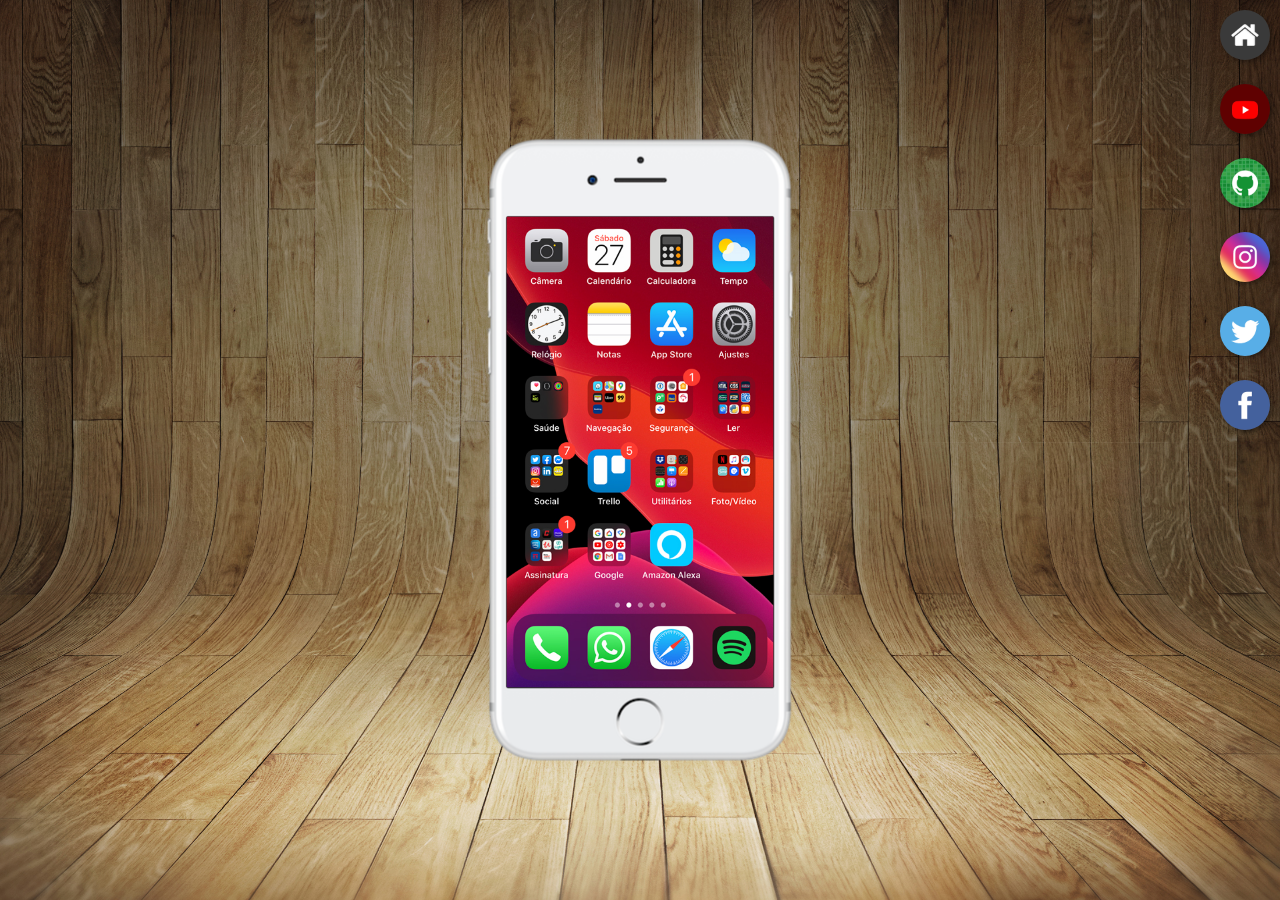
<file: index.html>
<!DOCTYPE html>
<html lang="pt-br">
<head>
    <meta charset="UTF-8">
    <meta name="viewport" content="width=device-width, initial-scale=1.0">

    <link rel="shortcut icon" href="pacote-d013/favicon.png" type="image/x-icon">
    <link rel="stylesheet" href="estilos/style.css">

    <title>Projeto Redes Sociais</title>
</head>
<body>
    <main>
        <section id="telefone">
            <iframe src="home.html" name="tela" id="tela" frameborder="0">
                 Seu navegador não é compatível com isso.
            </iframe>
        </section>
        <section id="redes-sociais">
            <a href="home.html" target="tela"><img src="pacote-d013/imagens/logo-home.jpg" alt=""></a><br>

            <a href="youtube.html" target="tela"><img src="pacote-d013/imagens/logo-youtube.jpg" alt=""></a><br>

            <a href="github.html" target="tela"><img src="pacote-d013/imagens/logo-github.jpg" alt=""></a><br>

            <a href="instagram.html" target="tela"><img src="pacote-d013/imagens/logo-instagram.jpg" alt=""></a><br>

            <a href="twitter.html" target="tela"><img src="pacote-d013/imagens/logo-twitter.jpg" alt=""></a><br>

            <a href="facebook.html" target="tela"><img src="pacote-d013/imagens/logo-facebook.jpg" alt=""></a><br>
        </section>
    </main>
</body>
</html>
</file>
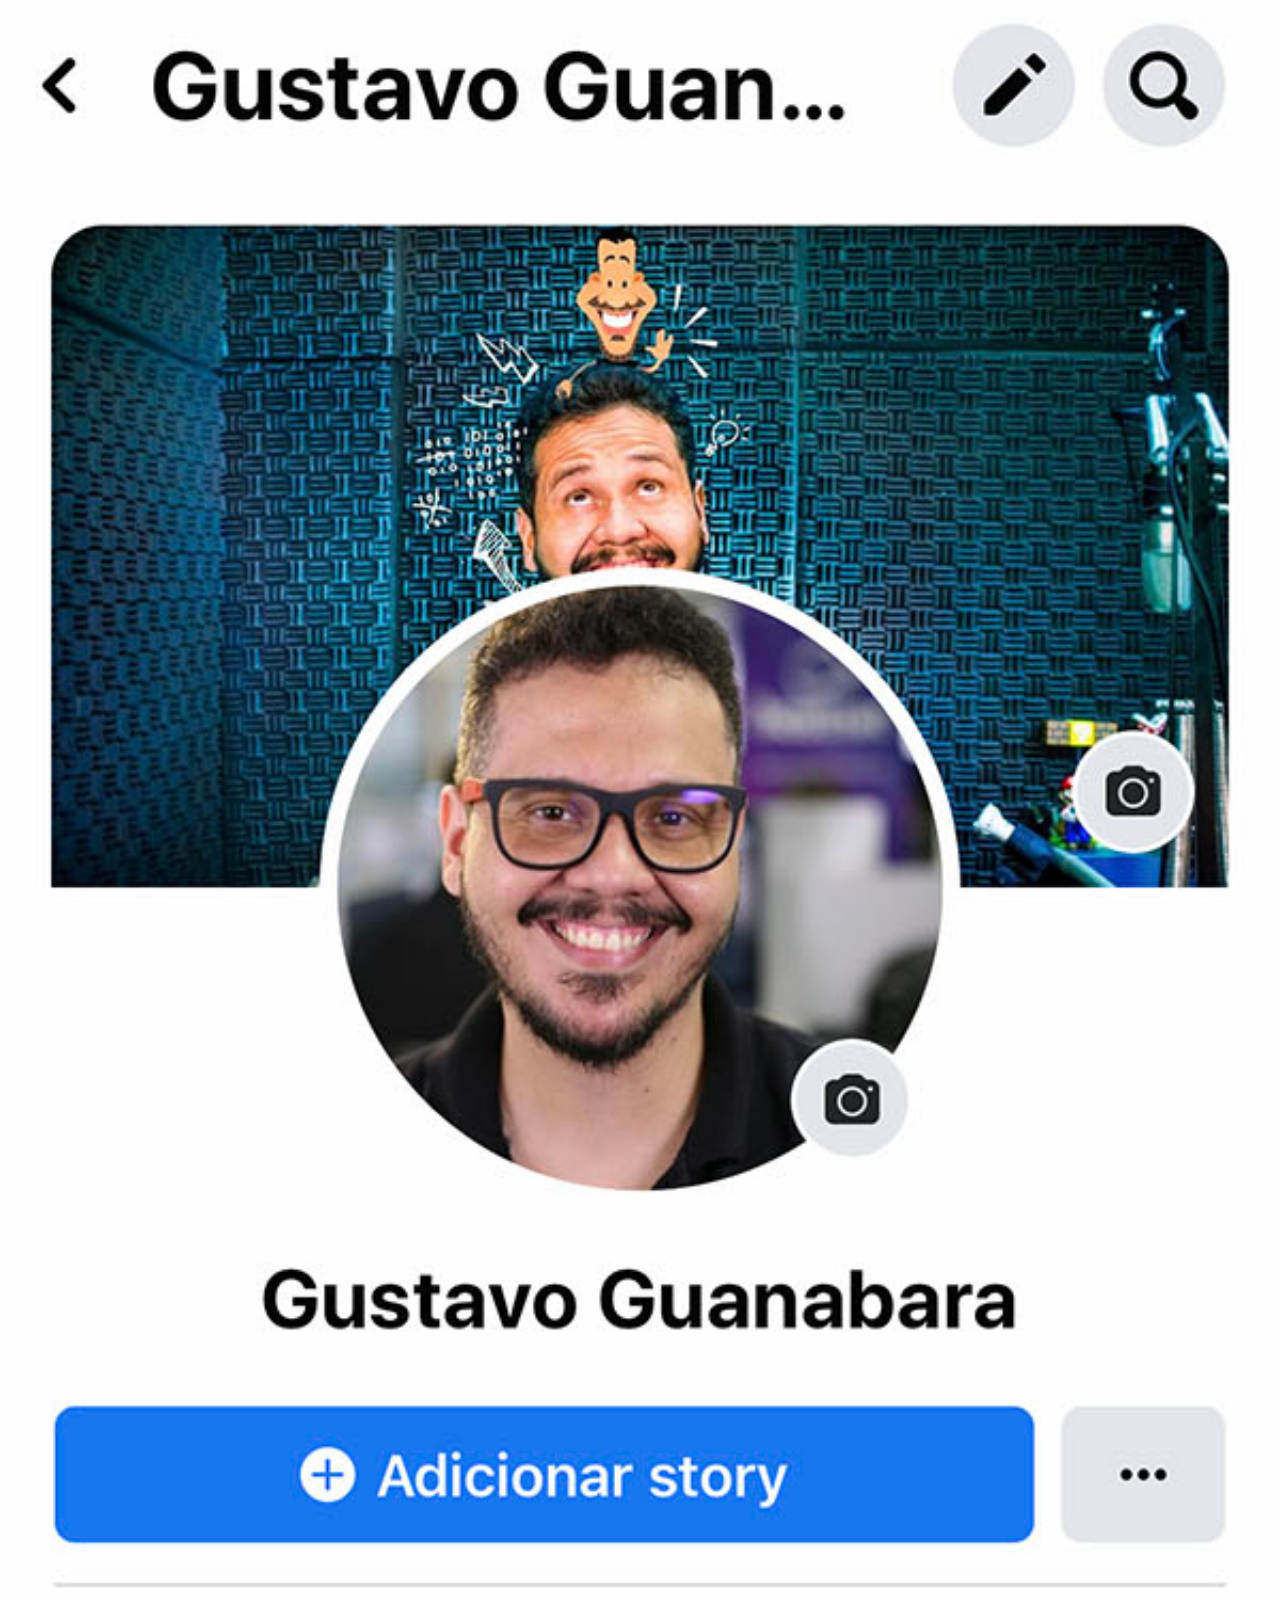
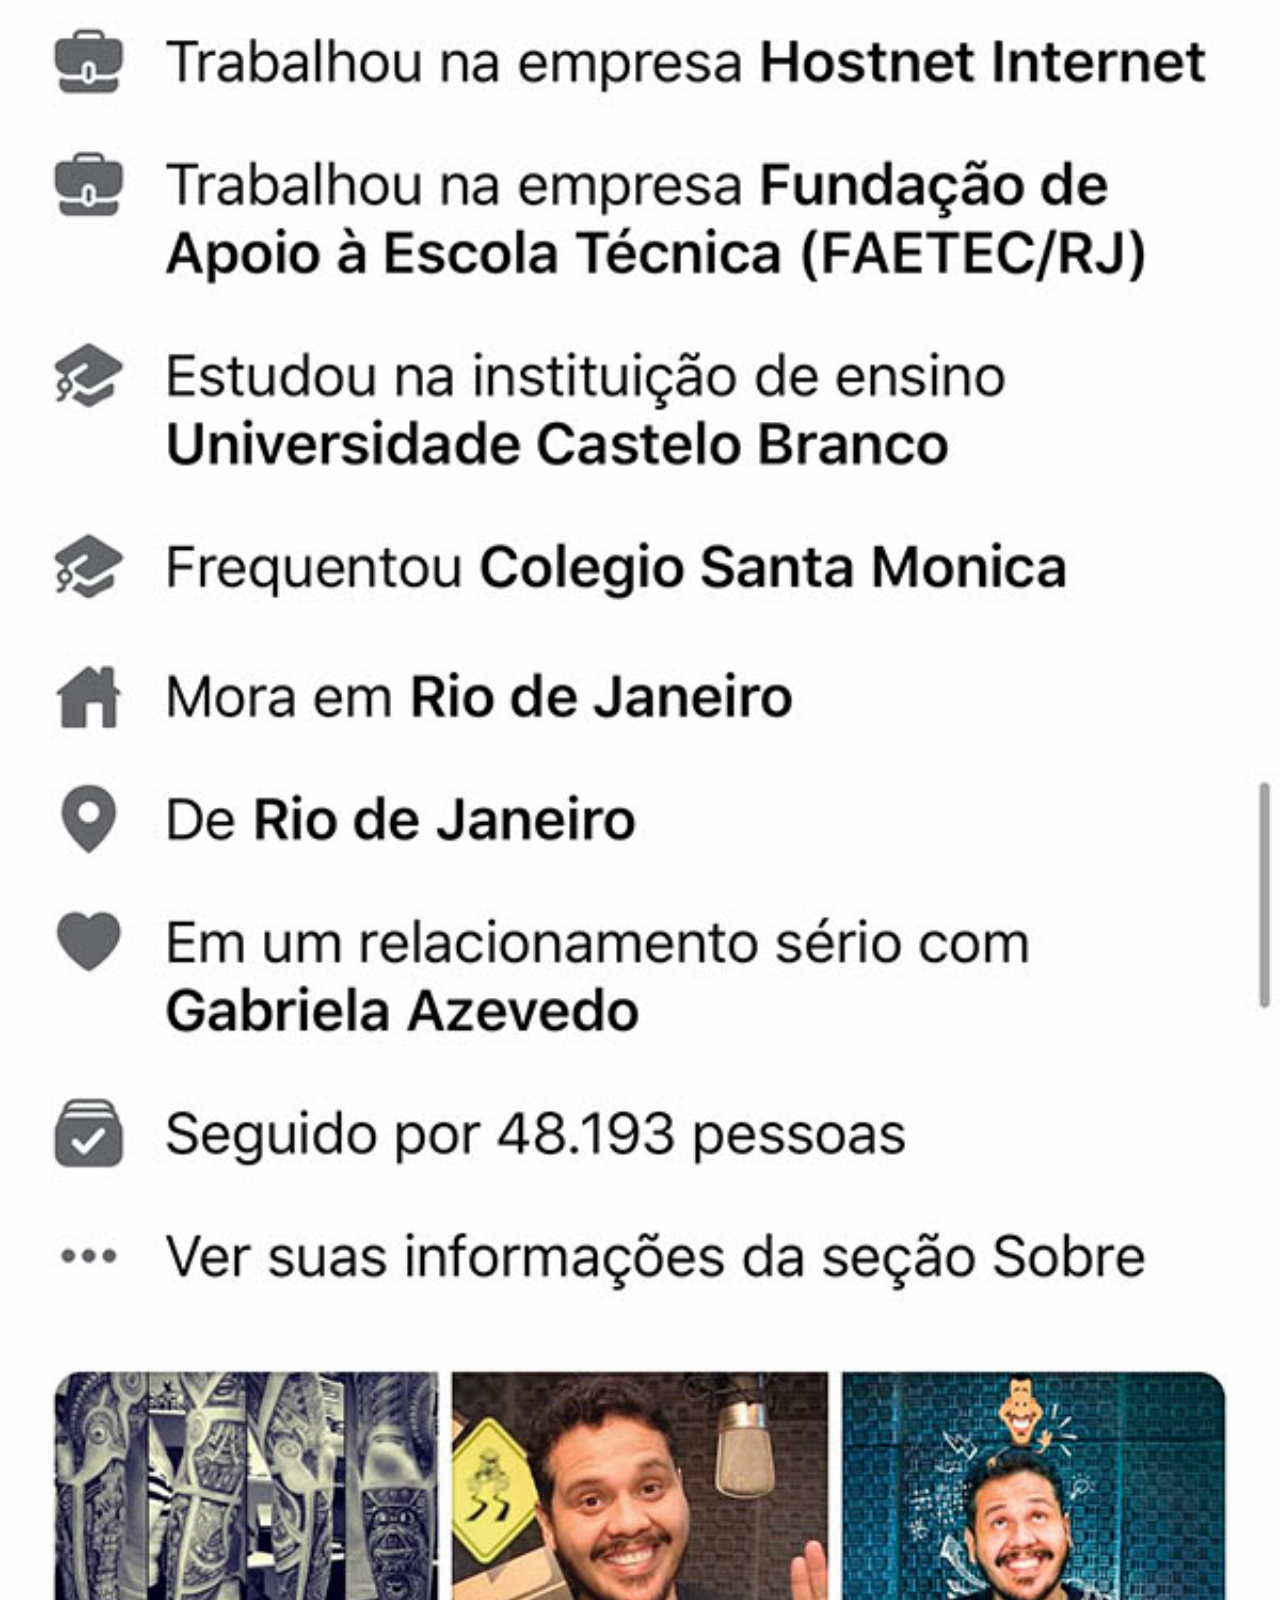
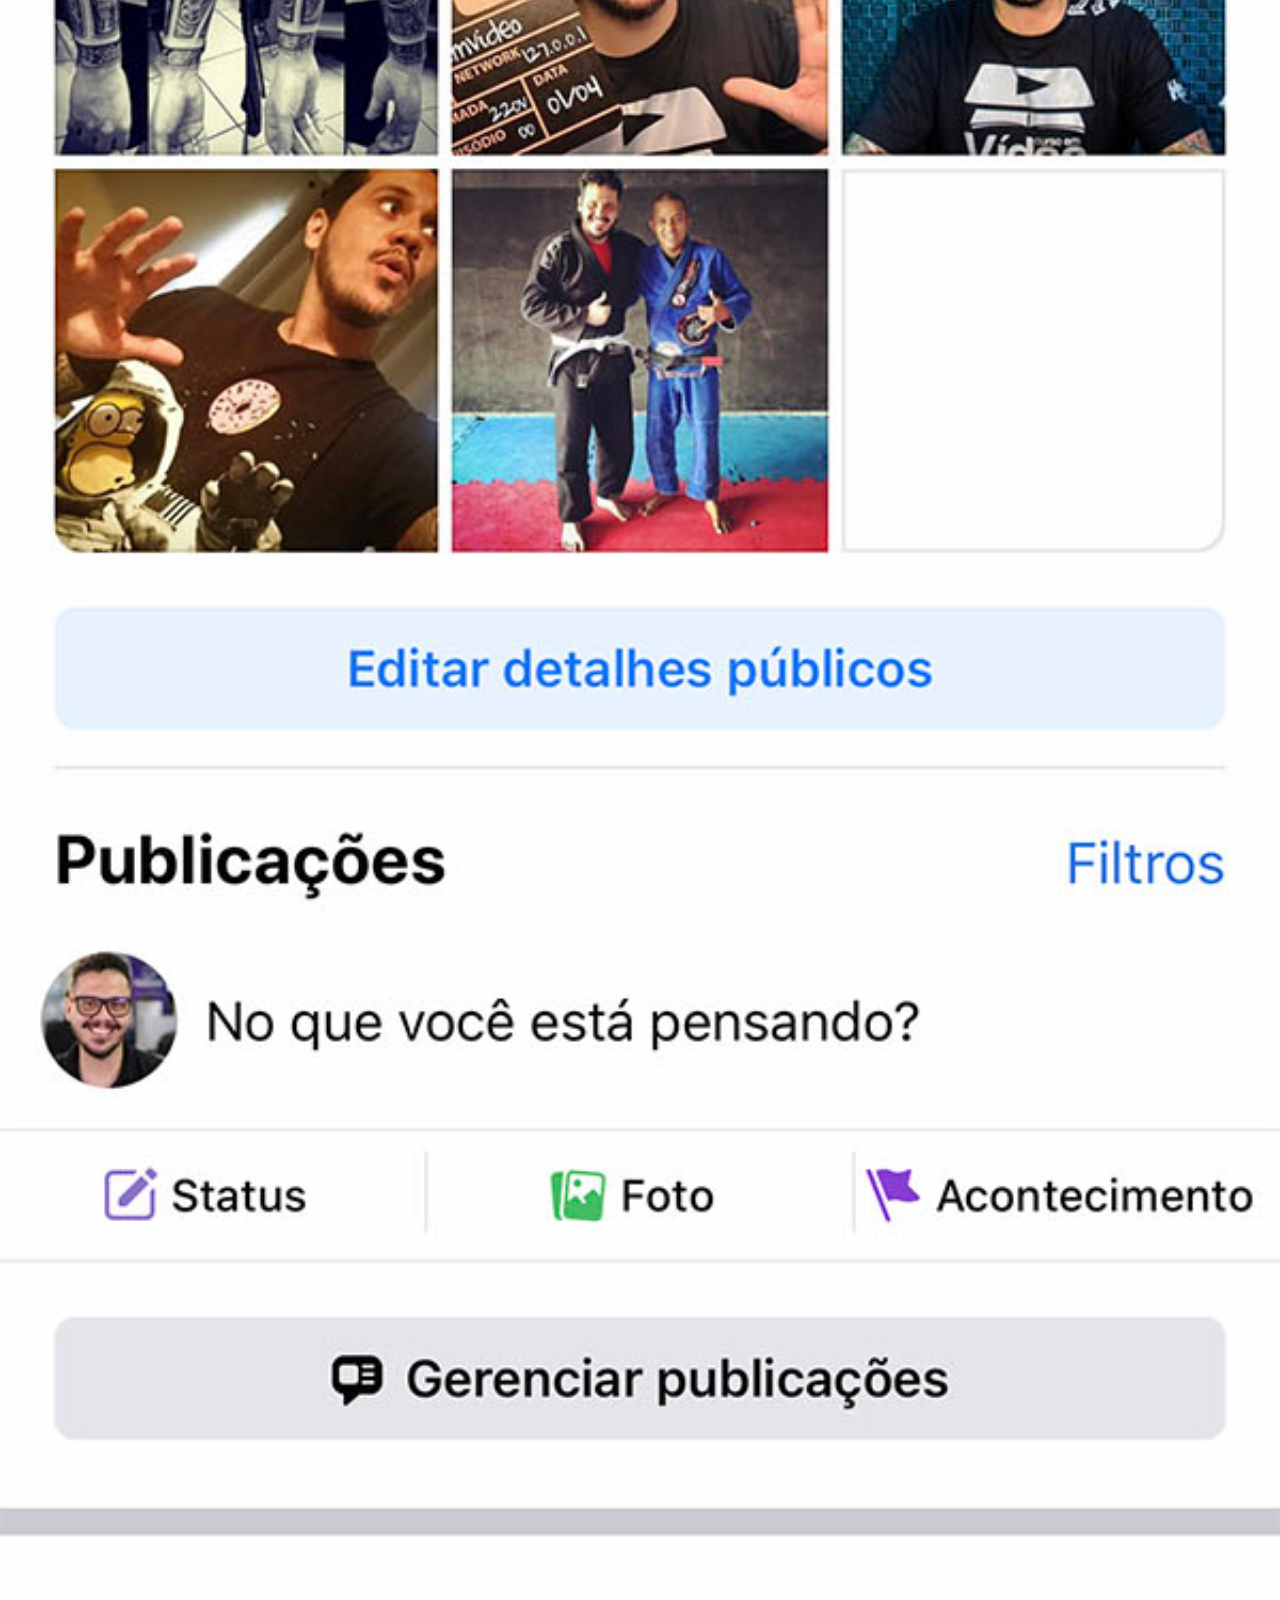
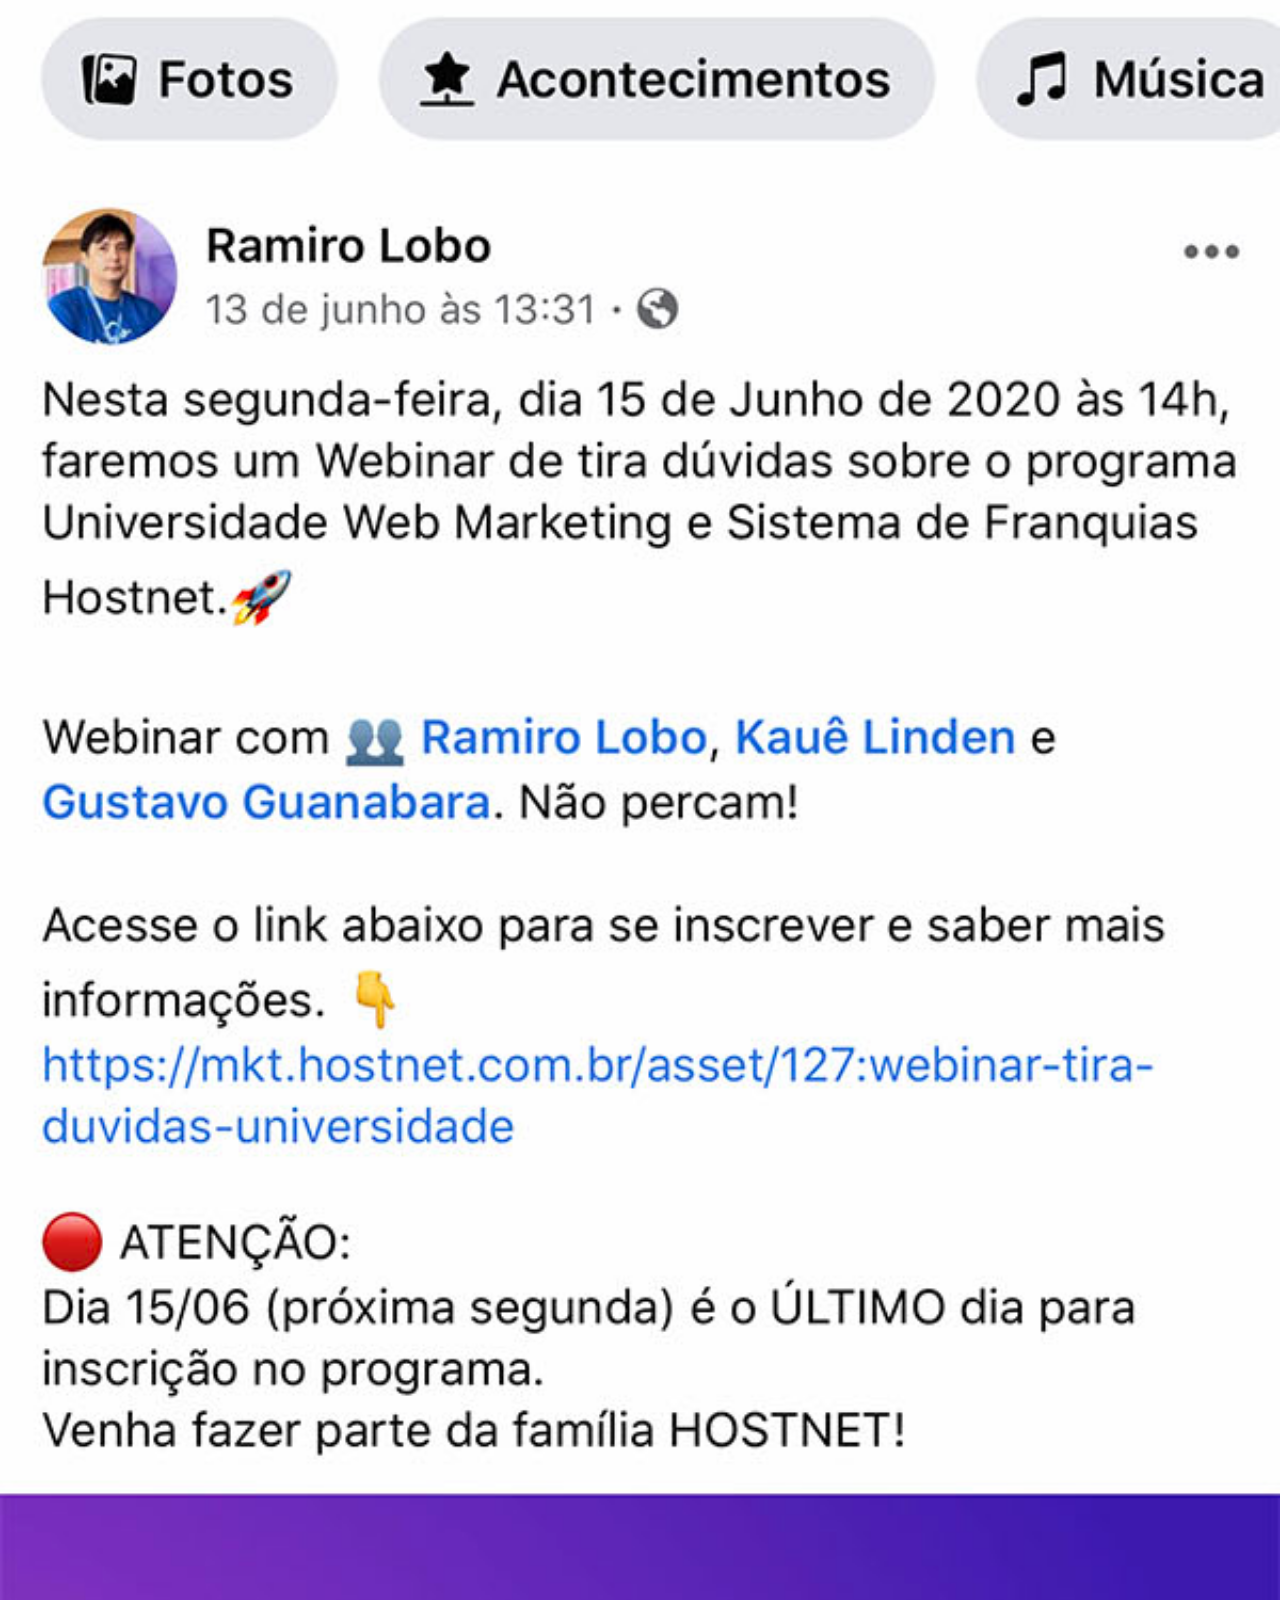
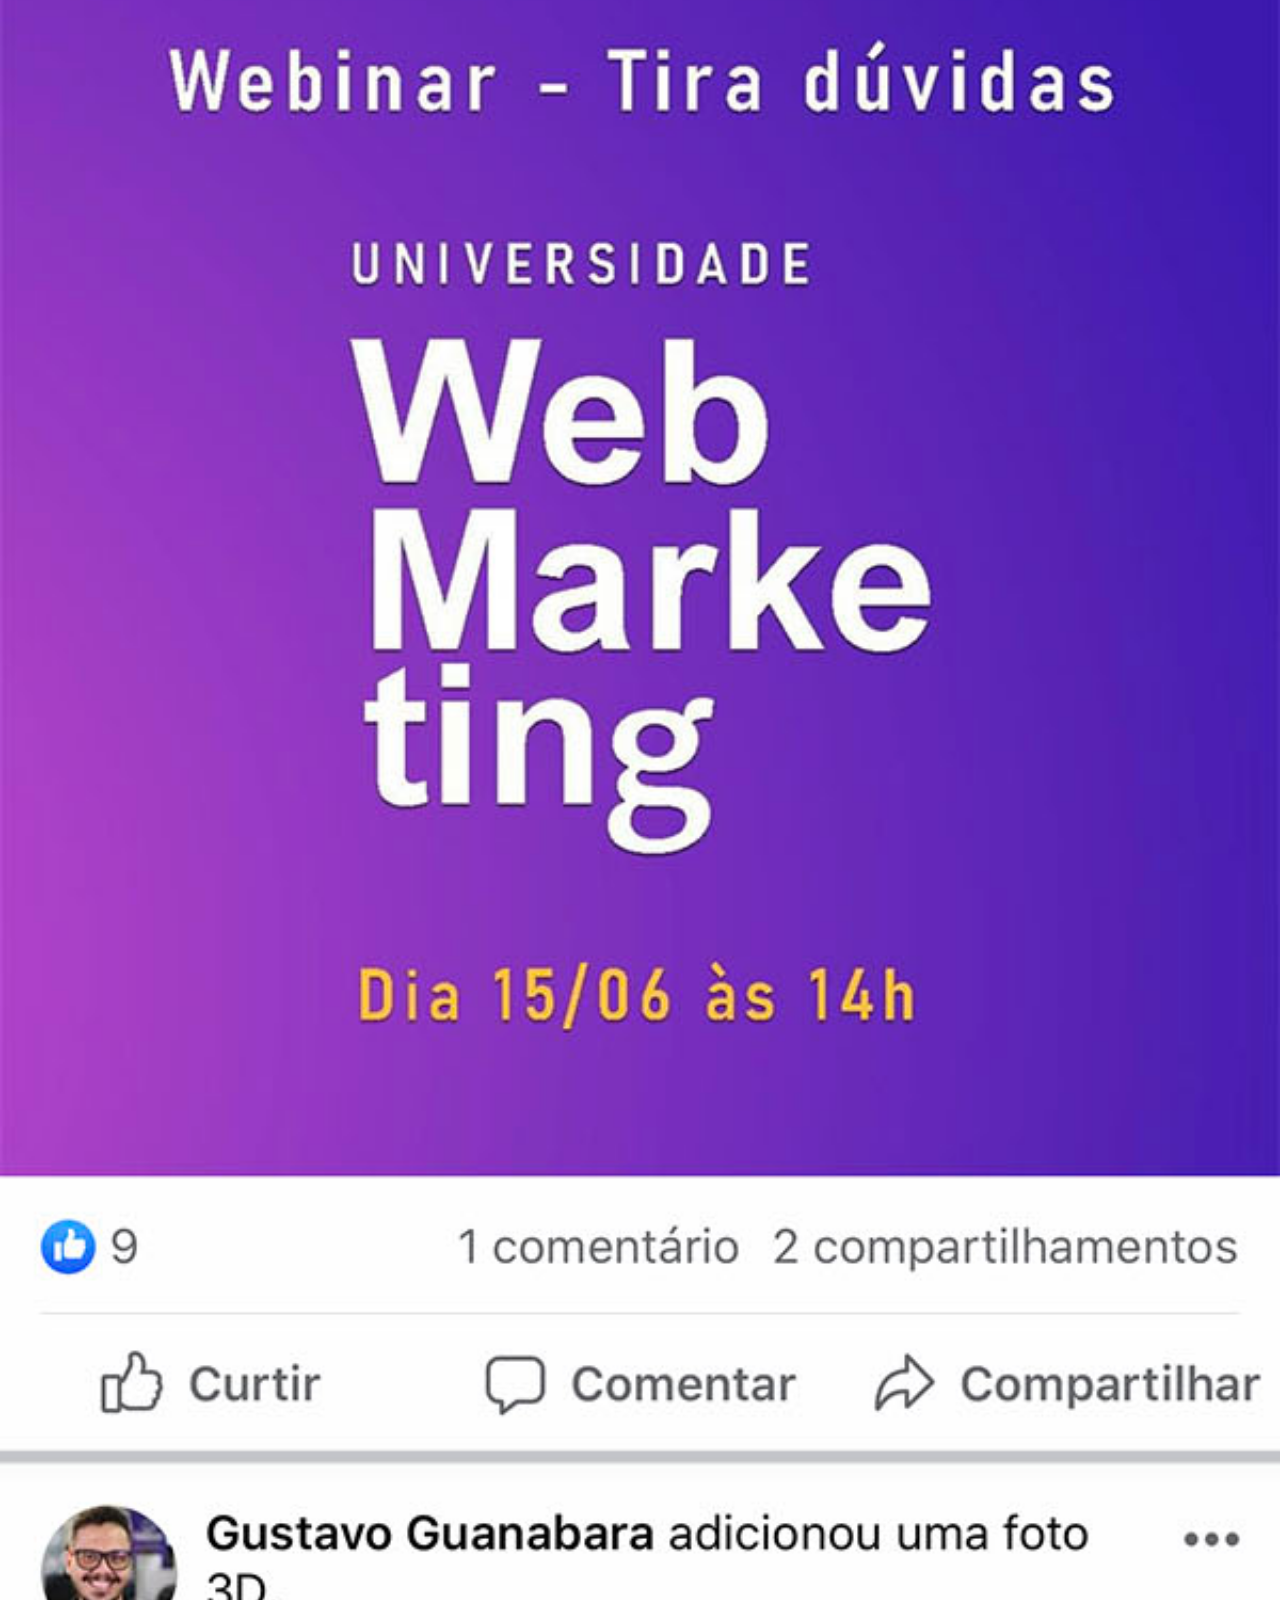
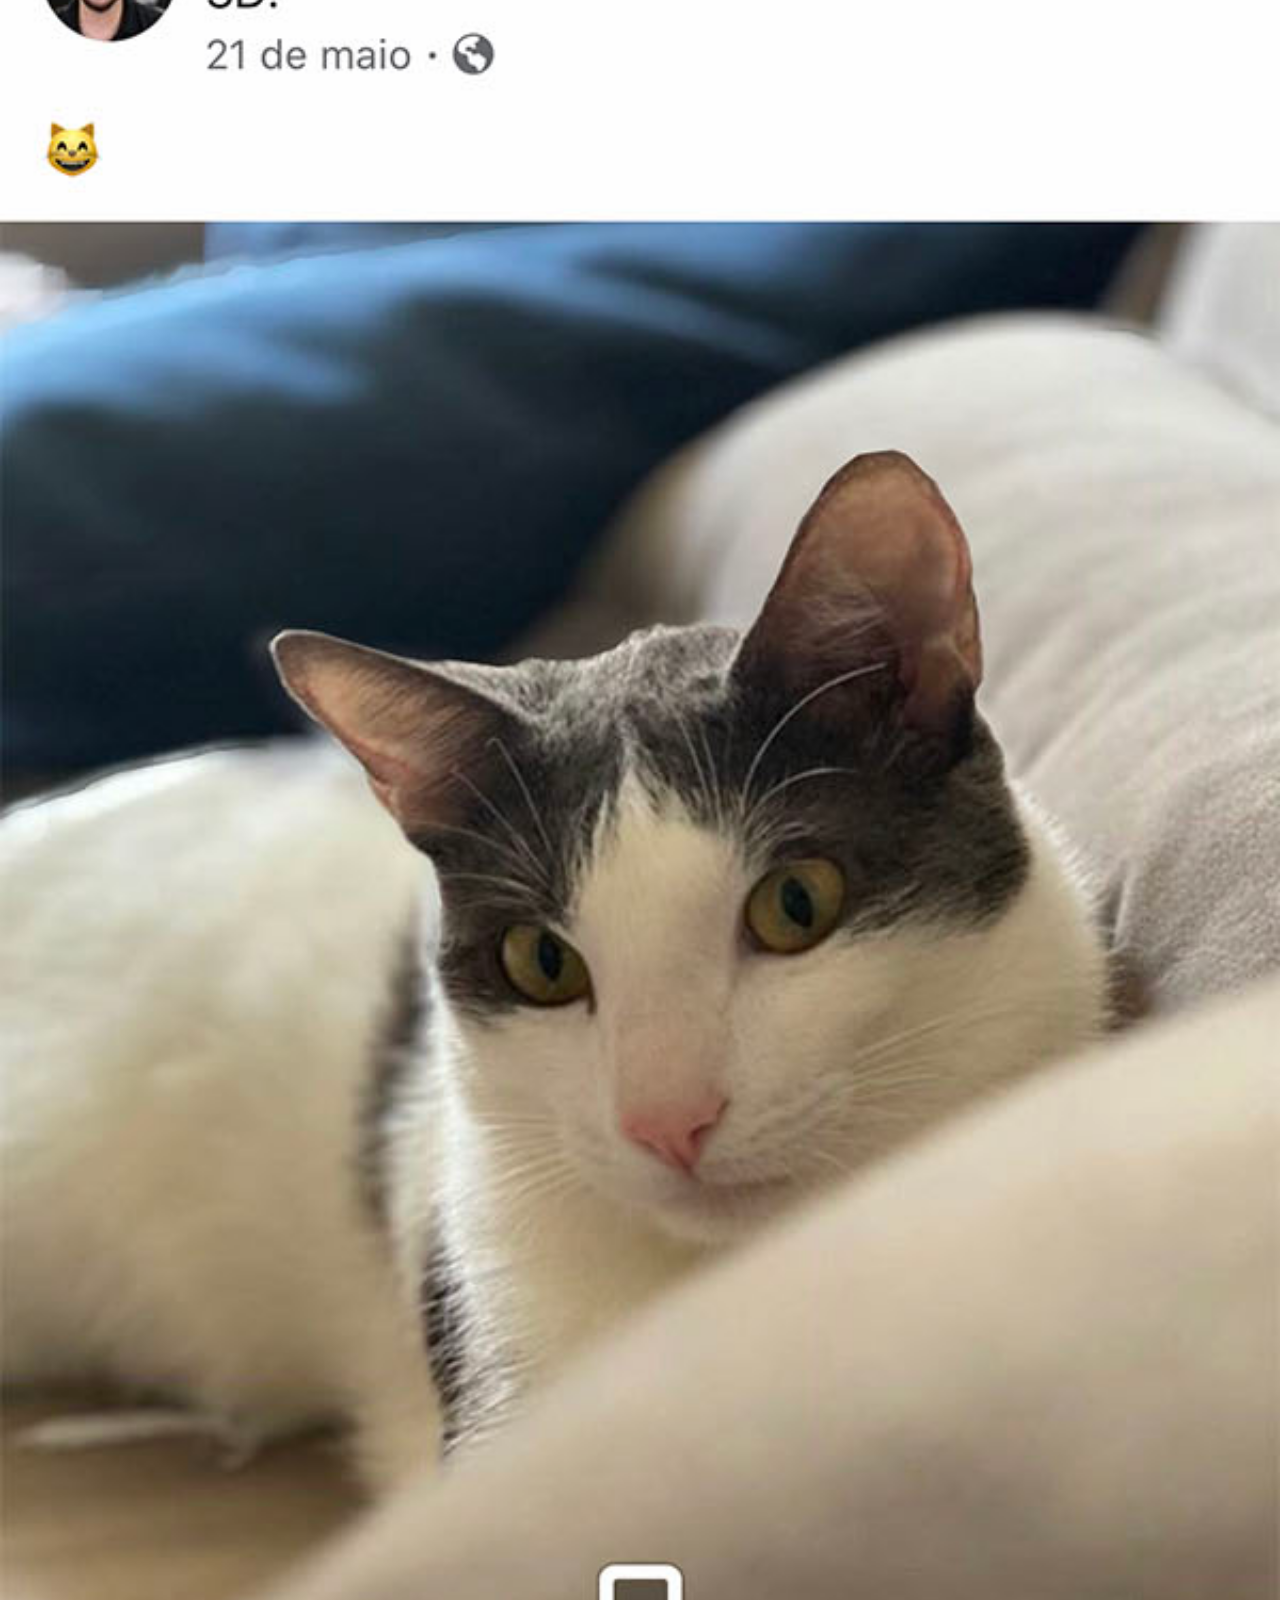
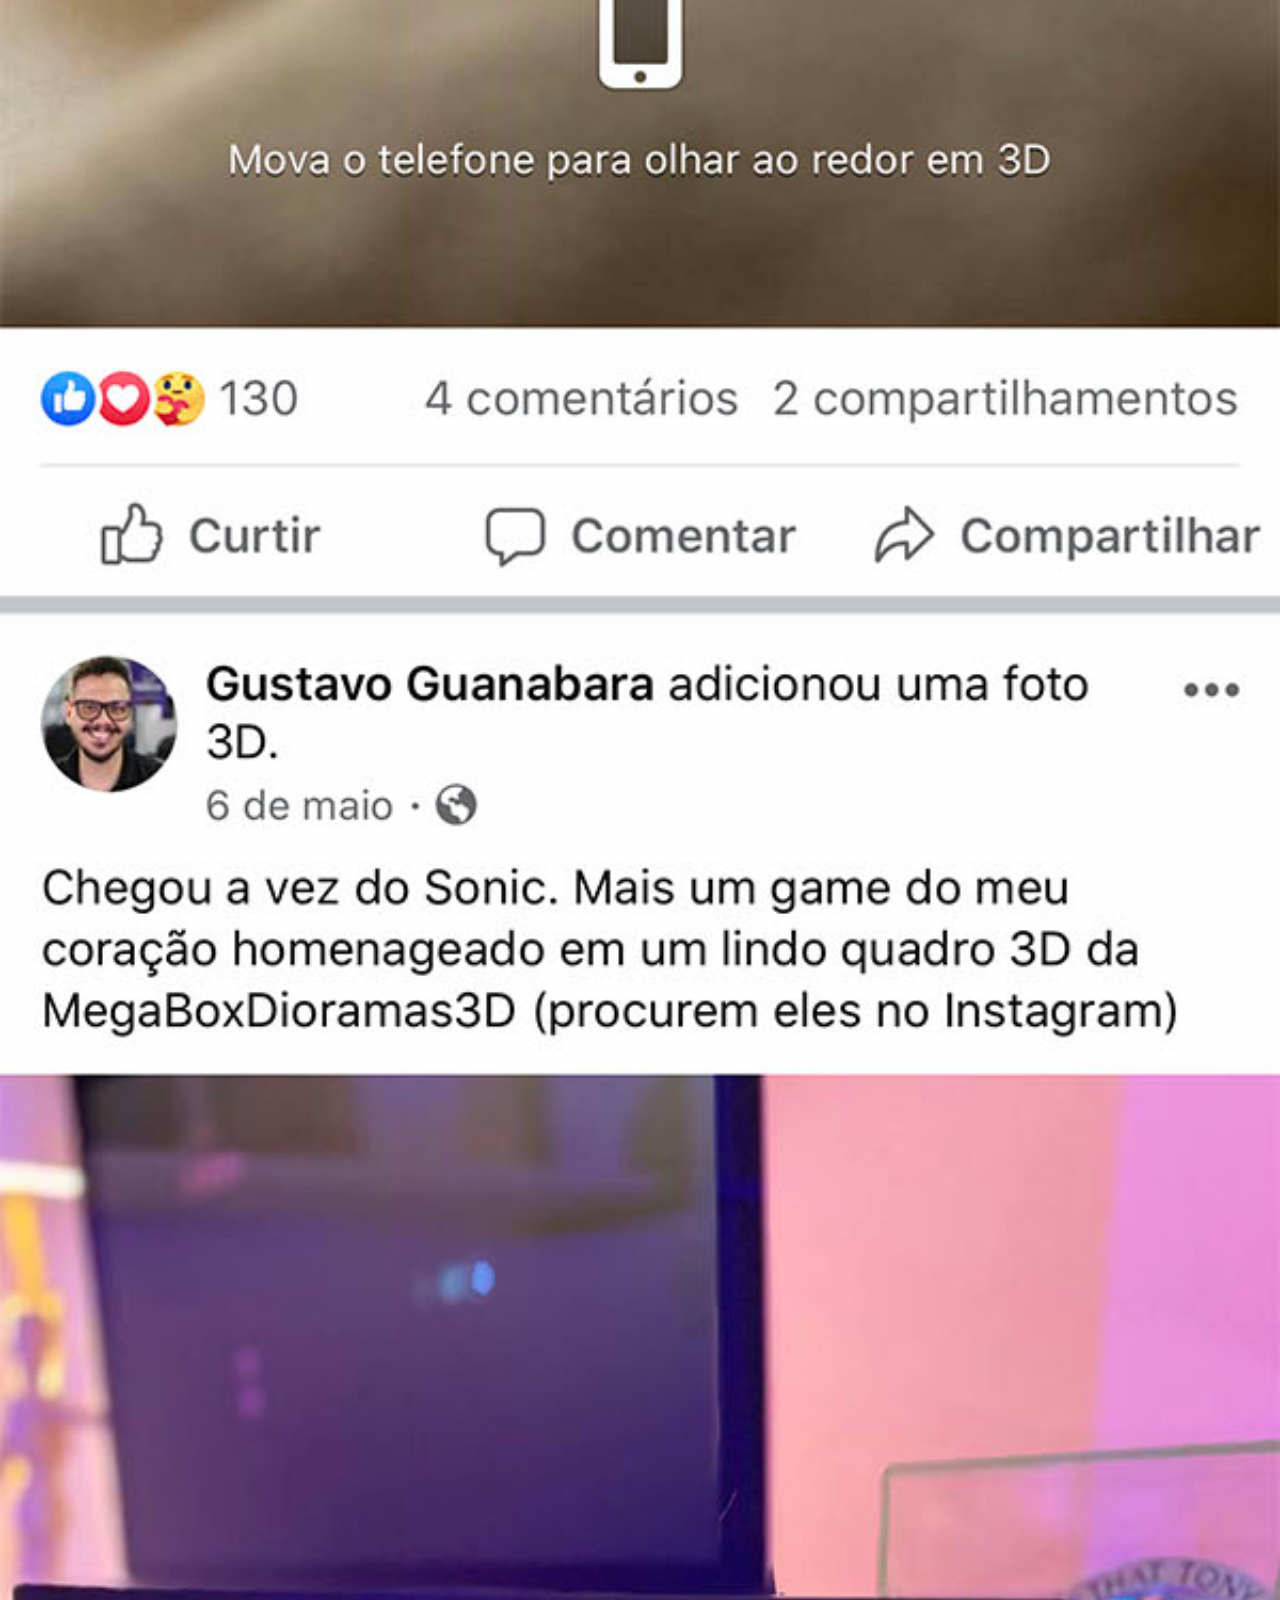
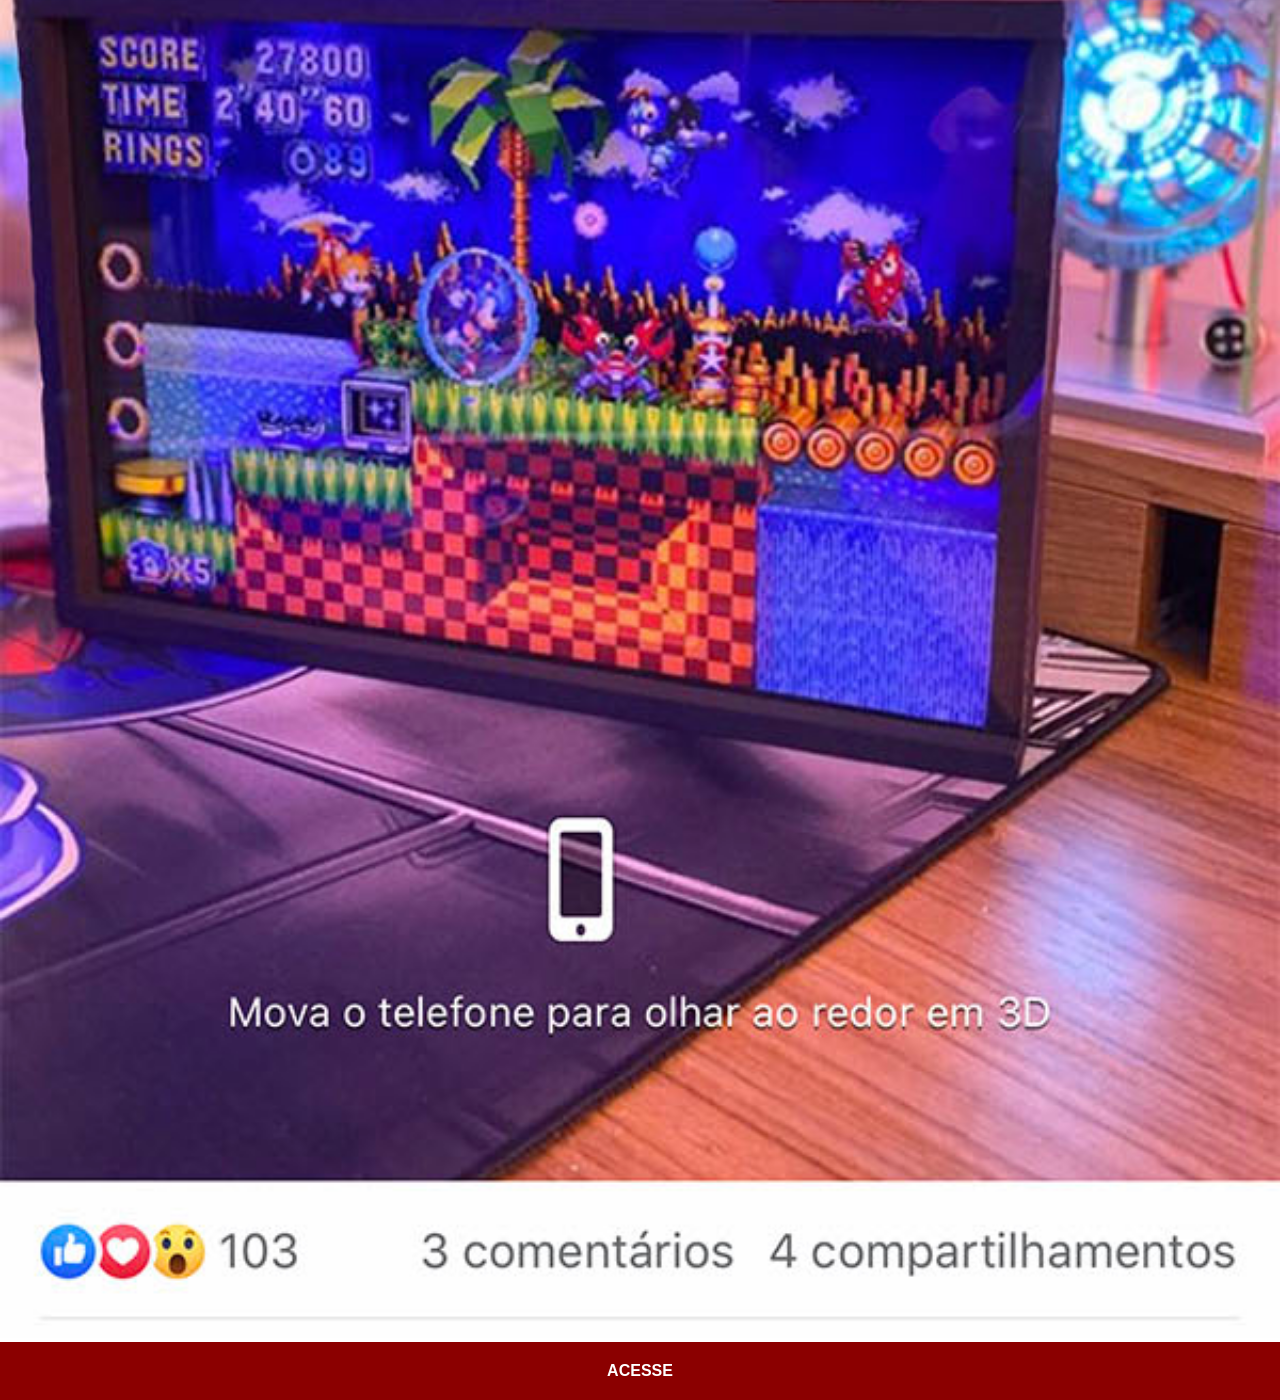
<file: facebook.html>
<!DOCTYPE html>
<html lang="pt-br">
<head>
    <meta charset="UTF-8">
    <meta name="viewport" content="width=device-width, initial-scale=1.0">
    <title>Facebook</title>
    <link rel="stylesheet" href="estilos/social.css">
</head>
<body>
    <img src="pacote-d013/imagens/tela-facebook.jpg" alt="Facebook">
    <a href="https://www.facebook.com/gustavoguanabara/" target="_blank">ACESSE</a>
</body>
</html>
</file>
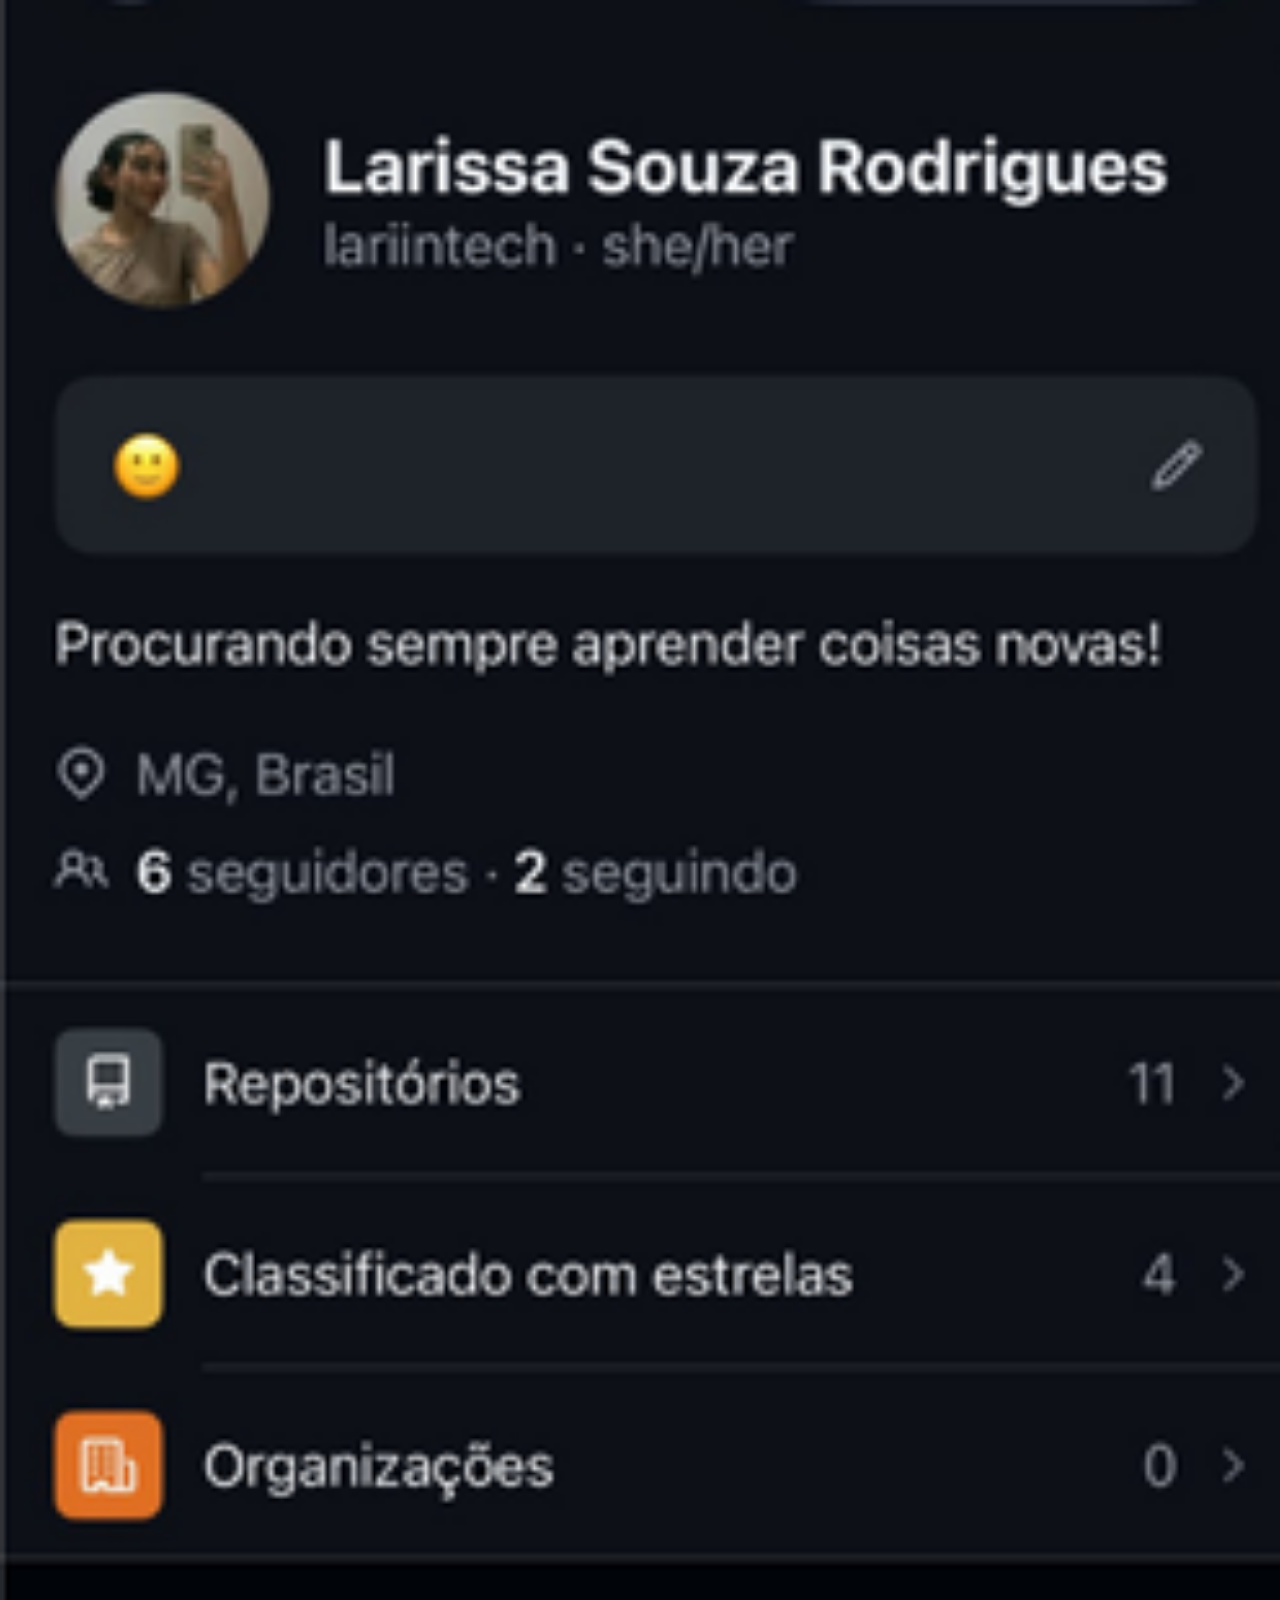
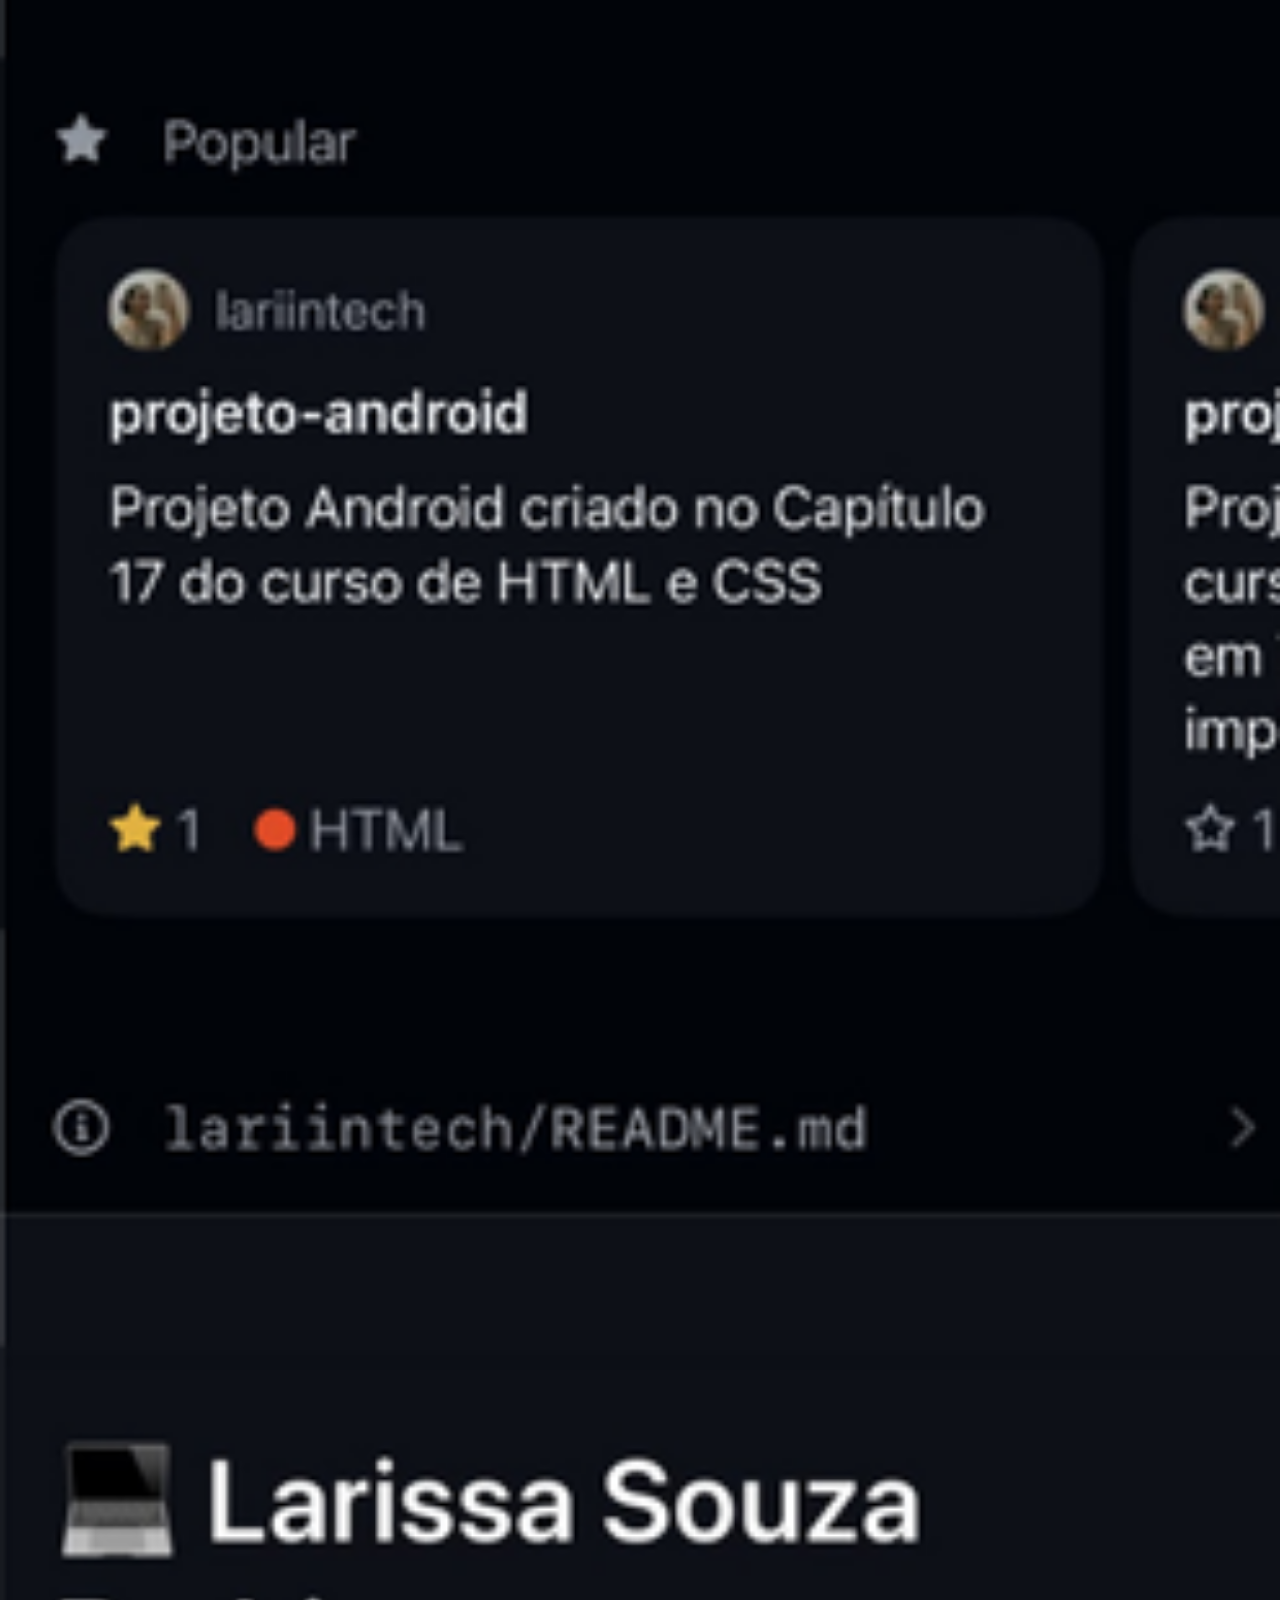
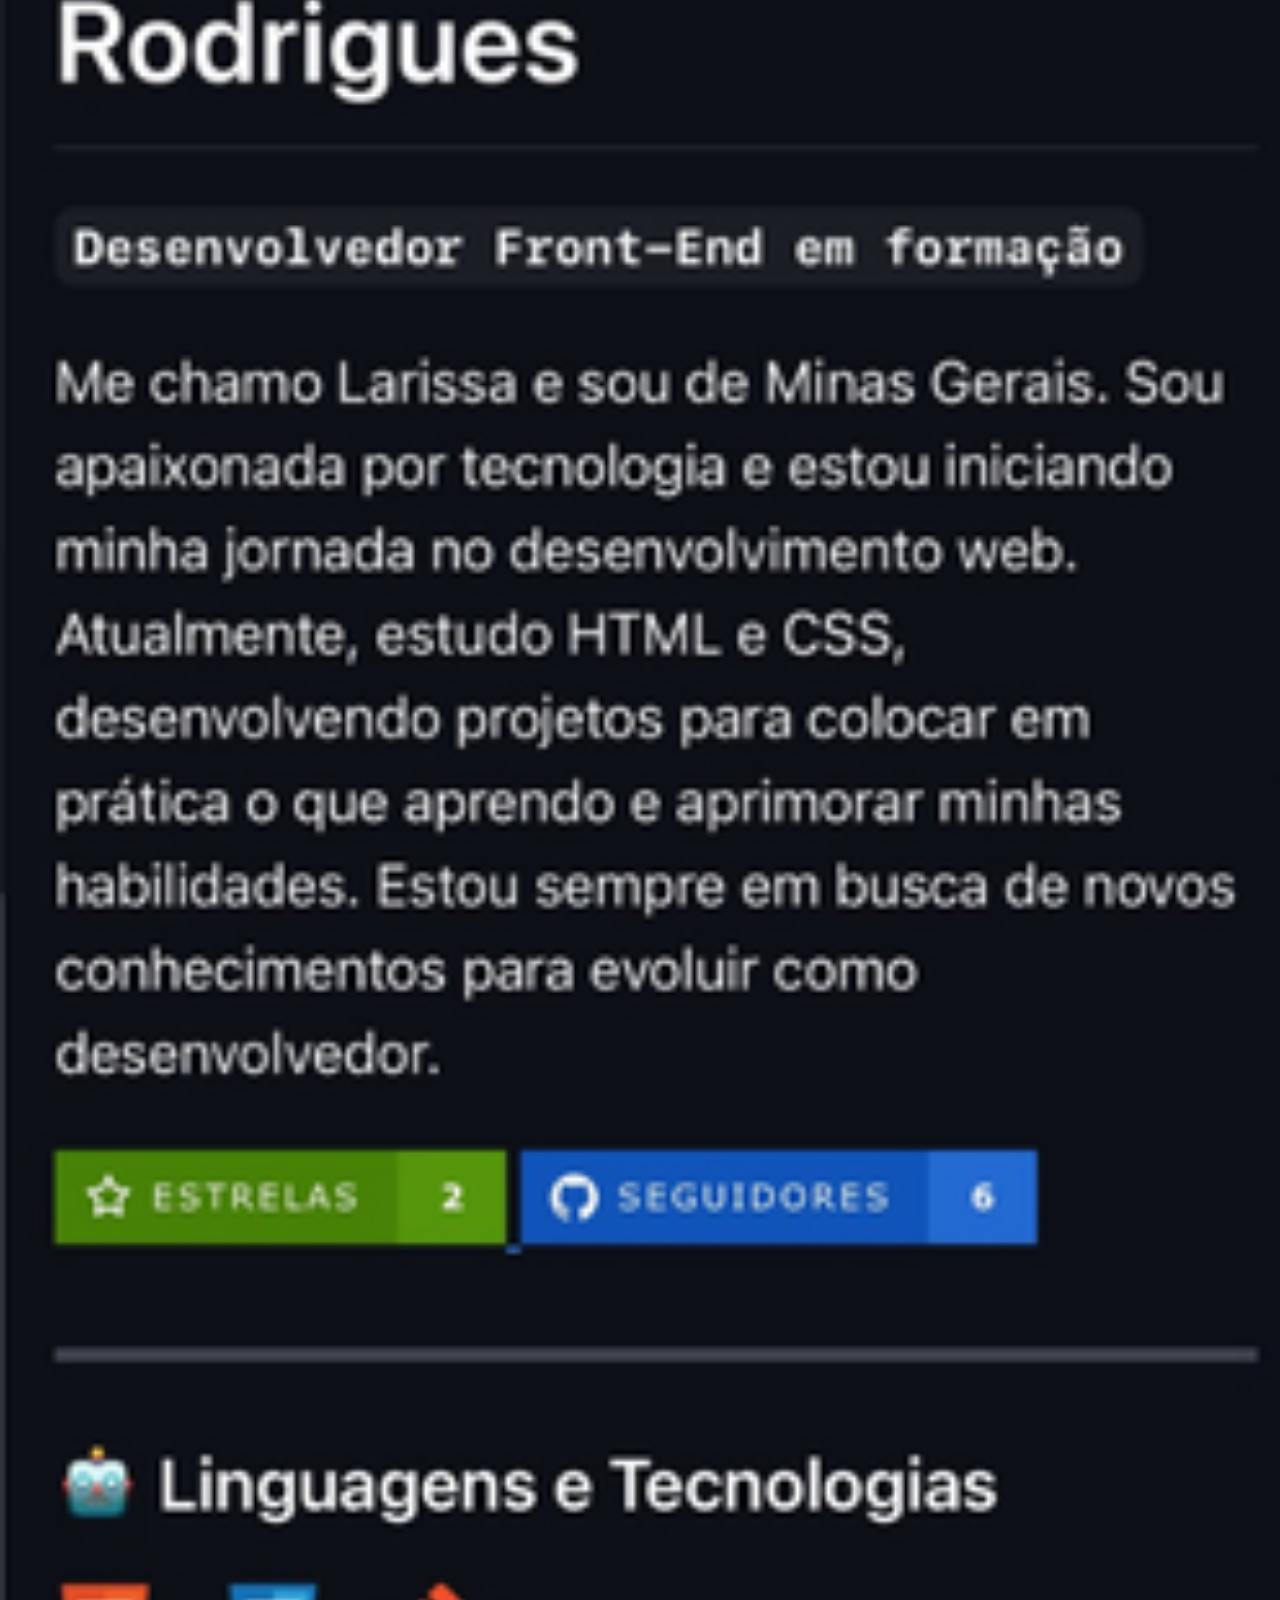
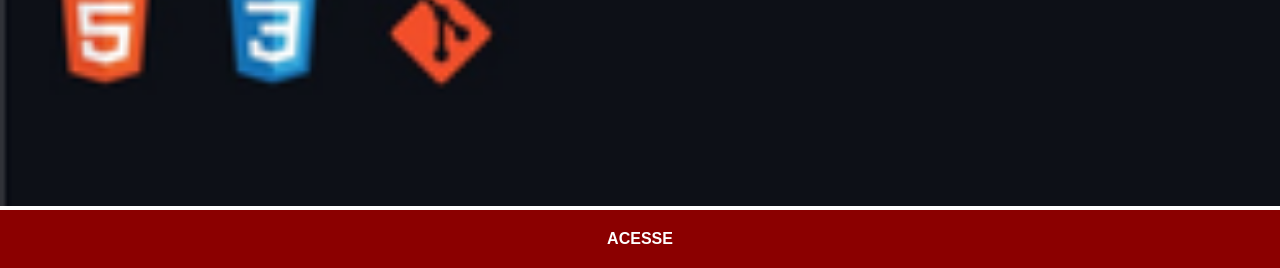
<file: github.html>
<!DOCTYPE html>
<html lang="pt-br">
<head>
    <meta charset="UTF-8">
    <meta name="viewport" content="width=device-width, initial-scale=1.0">
    <title>GitHub</title>
    <link rel="stylesheet" href="estilos/social.css">
</head>
<body>
    <img src="pacote-d013/imagens/tela-github.png" alt="GitHub">
    <a href="https://github.com/lariintech" target="_blank">ACESSE</a>
</body>
</html>
</file>
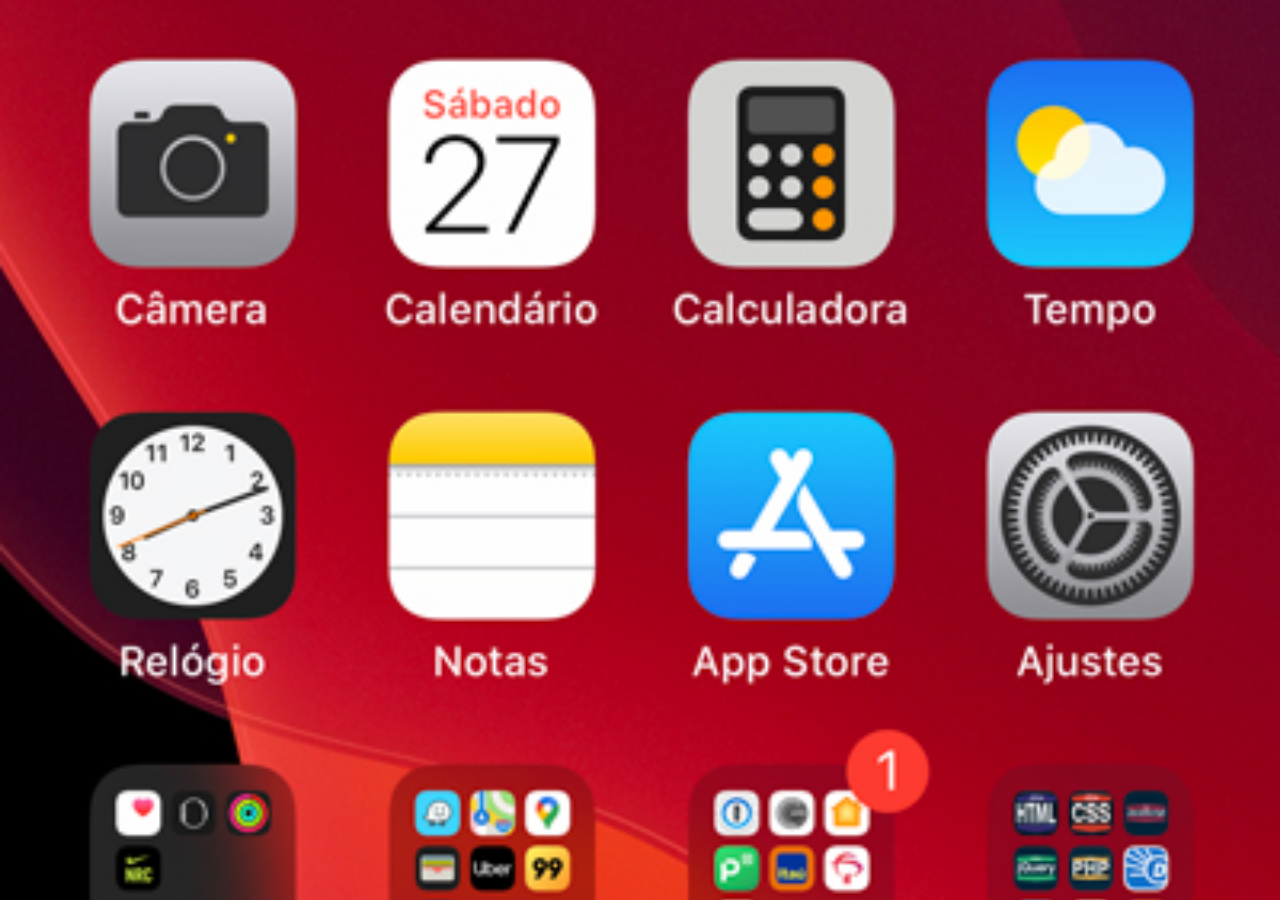
<file: home.html>
<!DOCTYPE html>
<html lang="pt-br">
<head>
    <meta charset="UTF-8">
    <meta name="viewport" content="width=device-width, initial-scale=1.0">
    <title>Home</title>
</head>
<style>
    * {
        margin: 0px;
        padding: 0px;
    }

    body {
        width: 100vw;
        height: 100vh;
       background: black url('pacote-d013/imagens/tela-home.jpg') no-repeat top center;
       background-size: cover;
    }
</style>
<body>
    
</body>
</html>
</file>
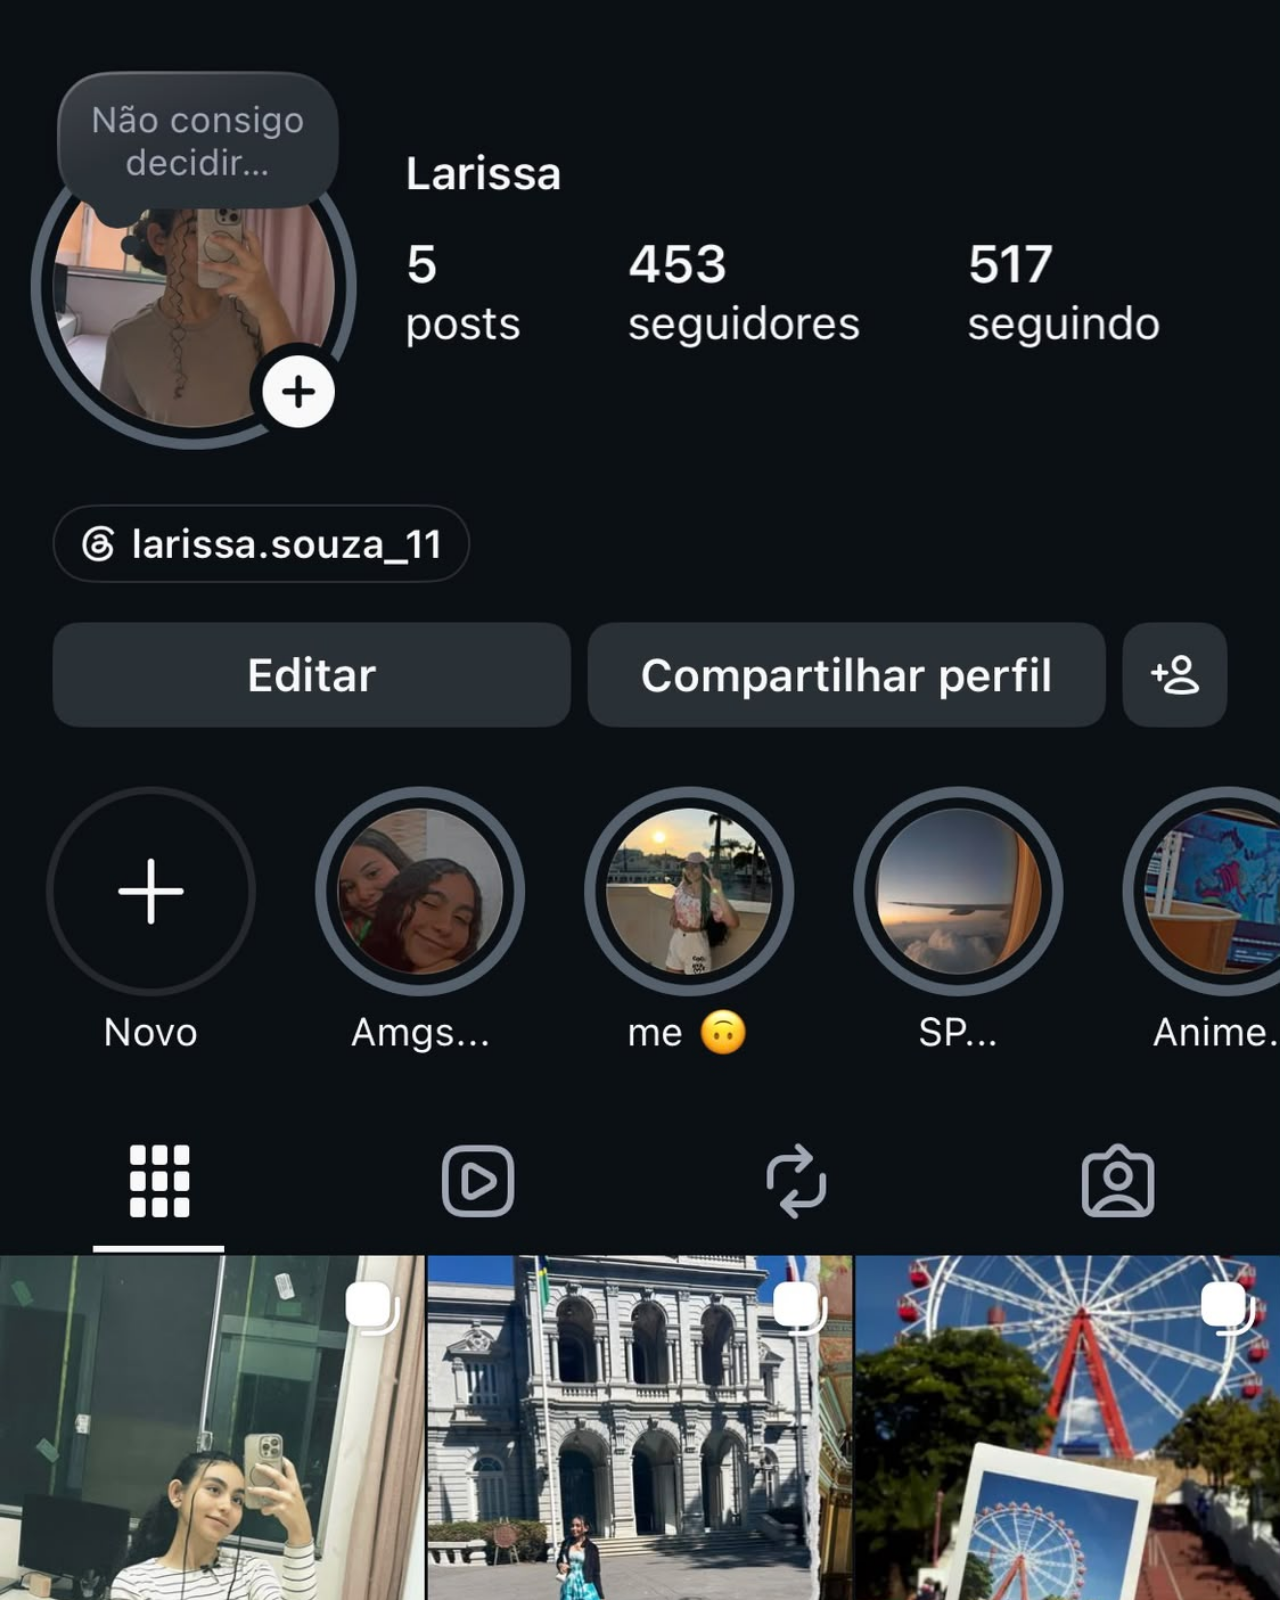
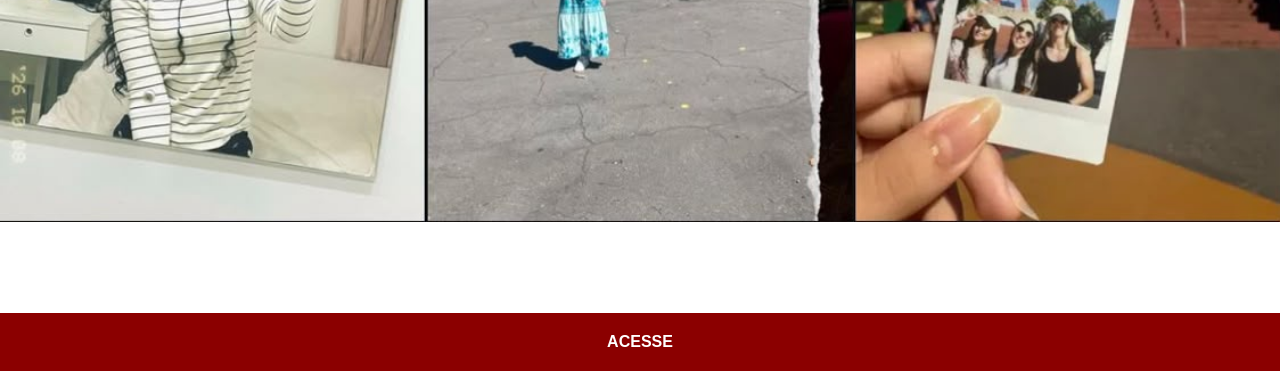
<file: instagram.html>
<!DOCTYPE html>
<html lang="pt-br">
<head>
    <meta charset="UTF-8">
    <meta name="viewport" content="width=device-width, initial-scale=1.0">
    <title>Instagram</title>
    <link rel="stylesheet" href="estilos/social.css">
    <style>
        img {
            padding-bottom: 87px;
        }
    </style>
</head>
<body>
    <img src="pacote-d013/imagens/tela-instagram.jpeg" alt="Instagram">
    <a href="https://www.instagram.com/larissa.souza_11/" target="_blank">ACESSE</a>
</body>
</html>
</file>
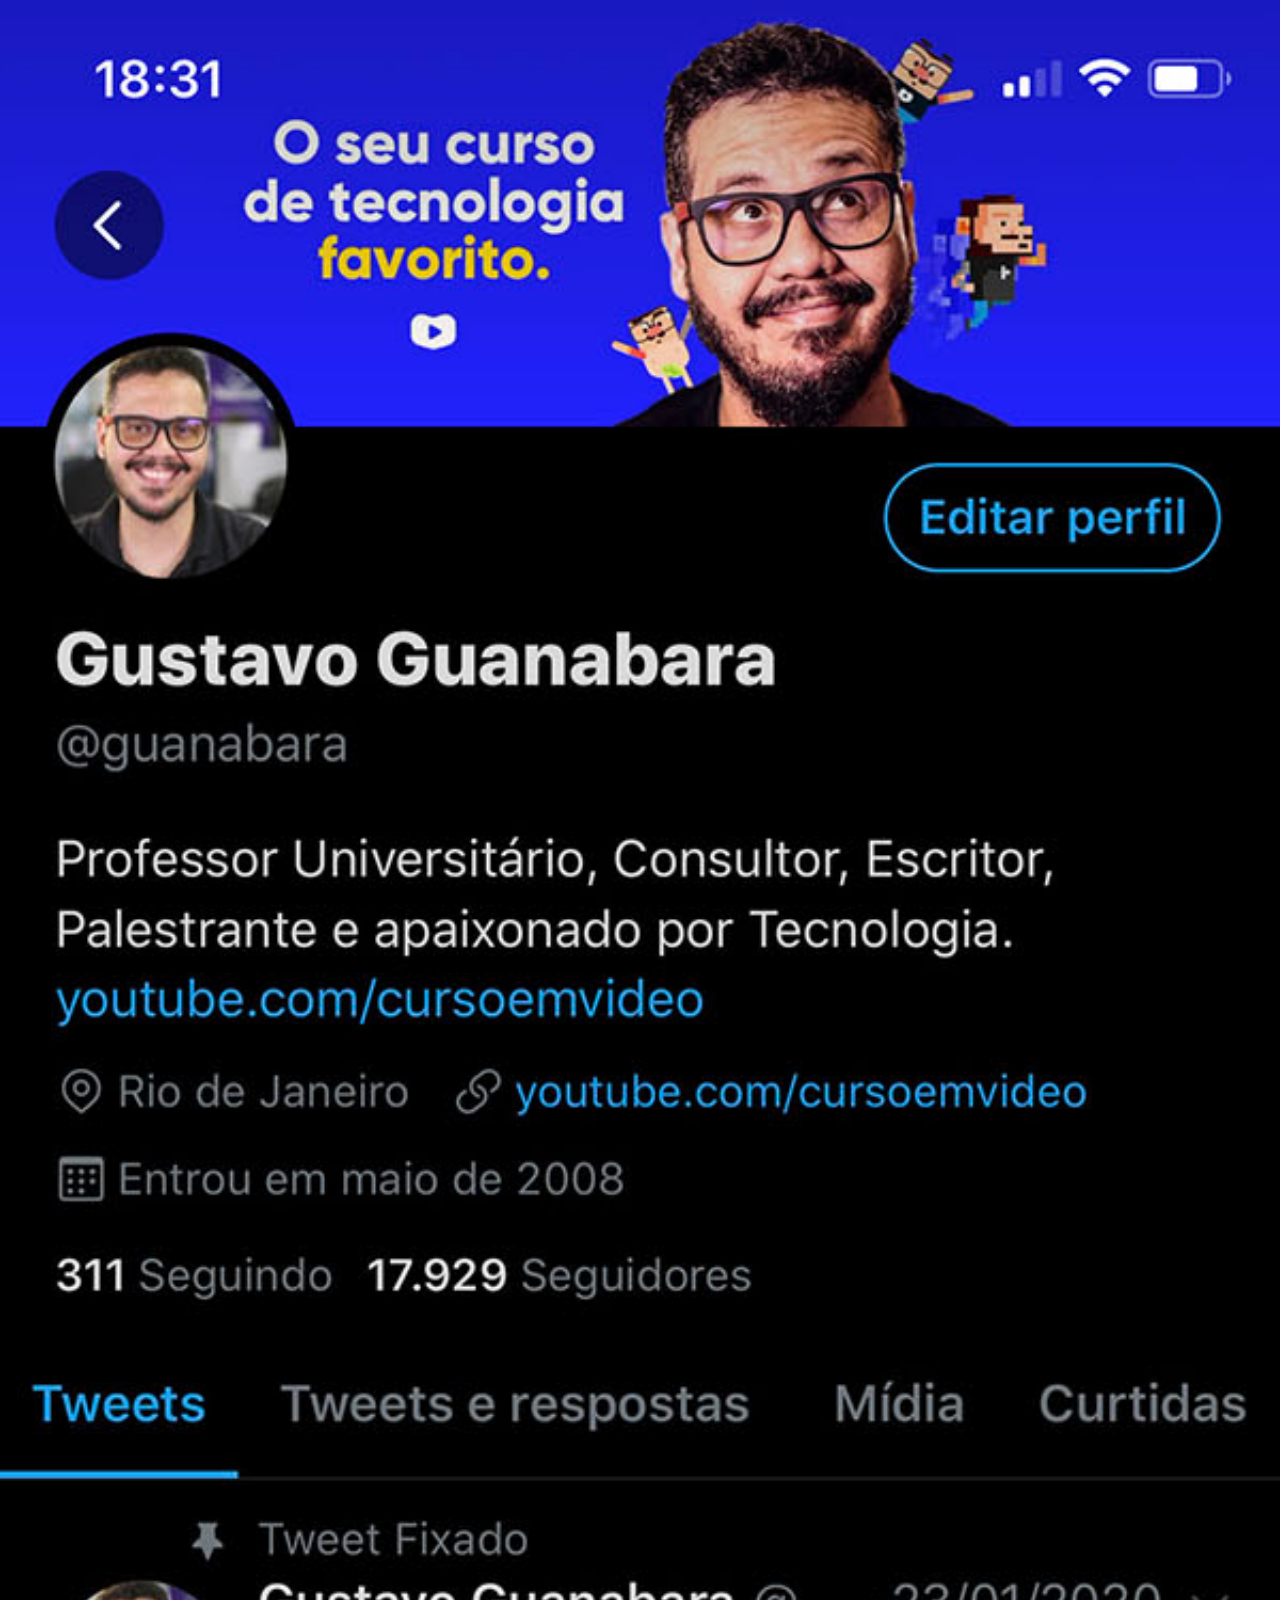
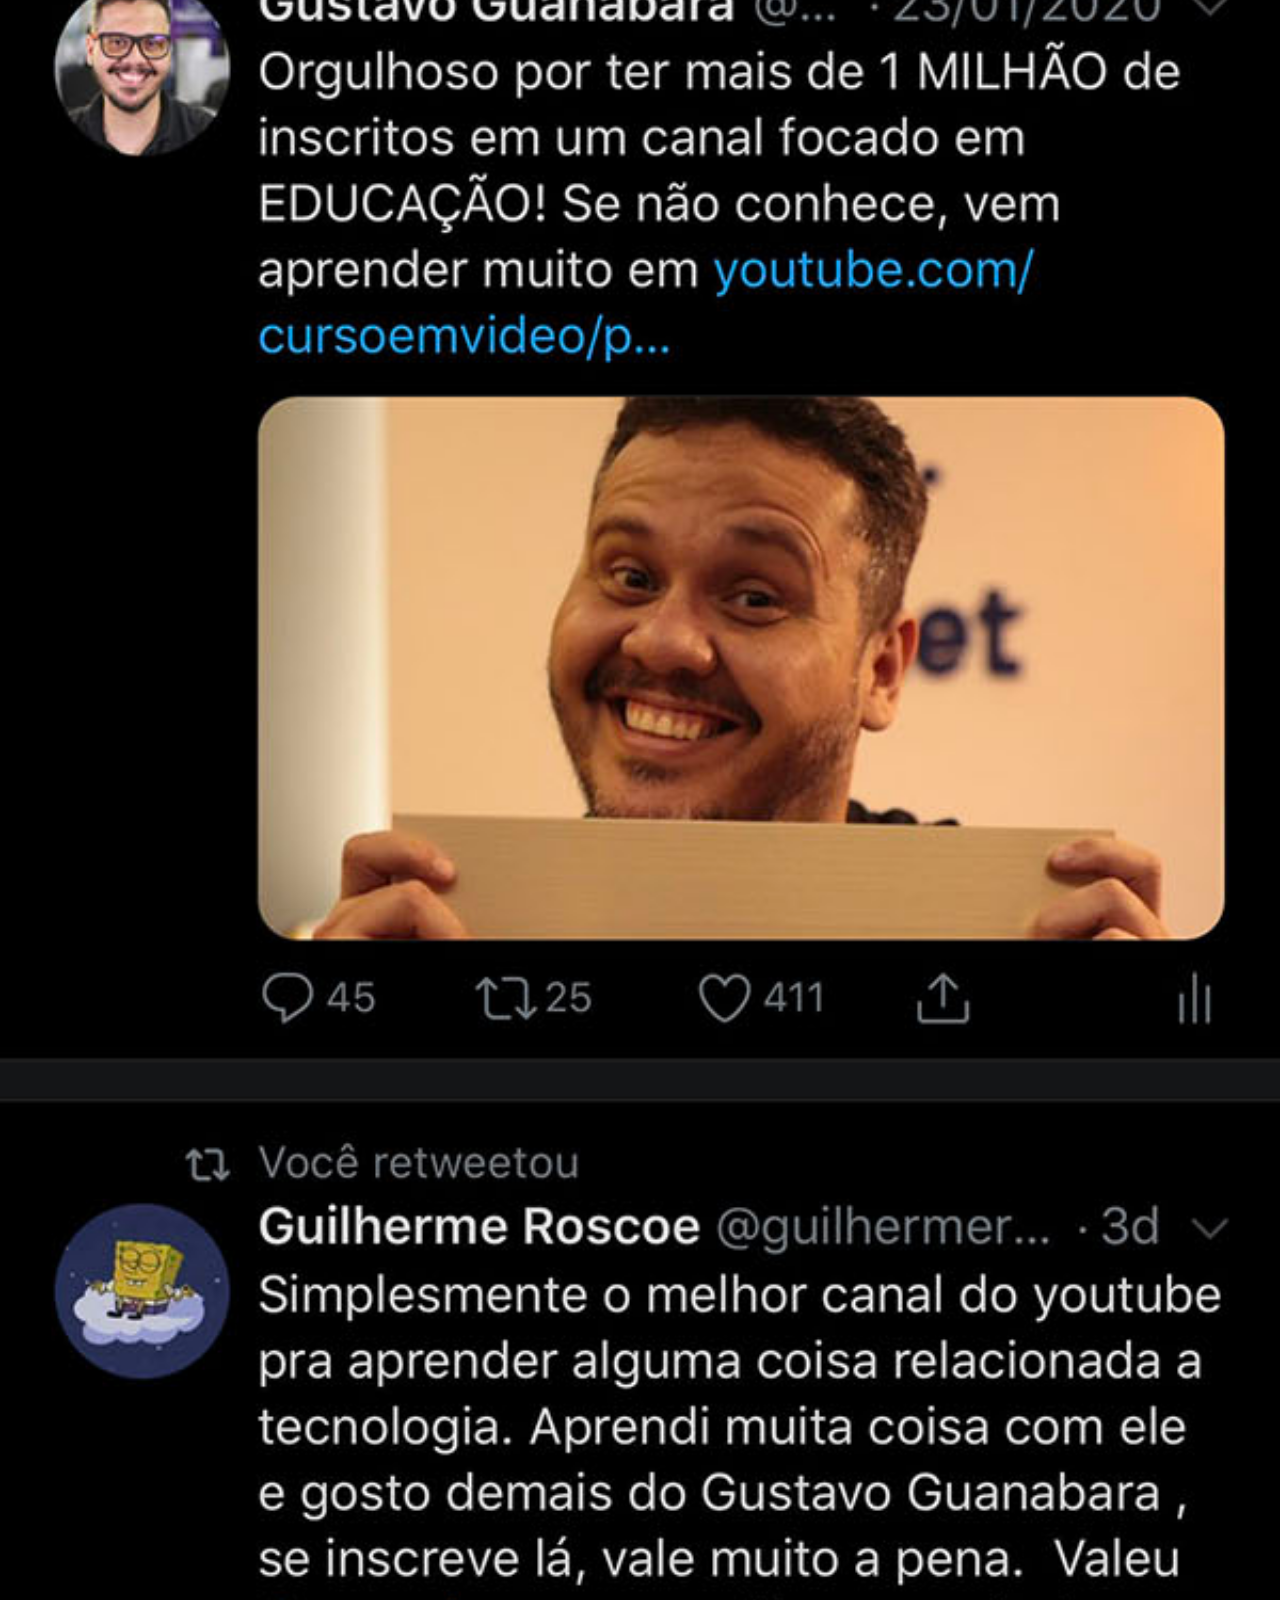
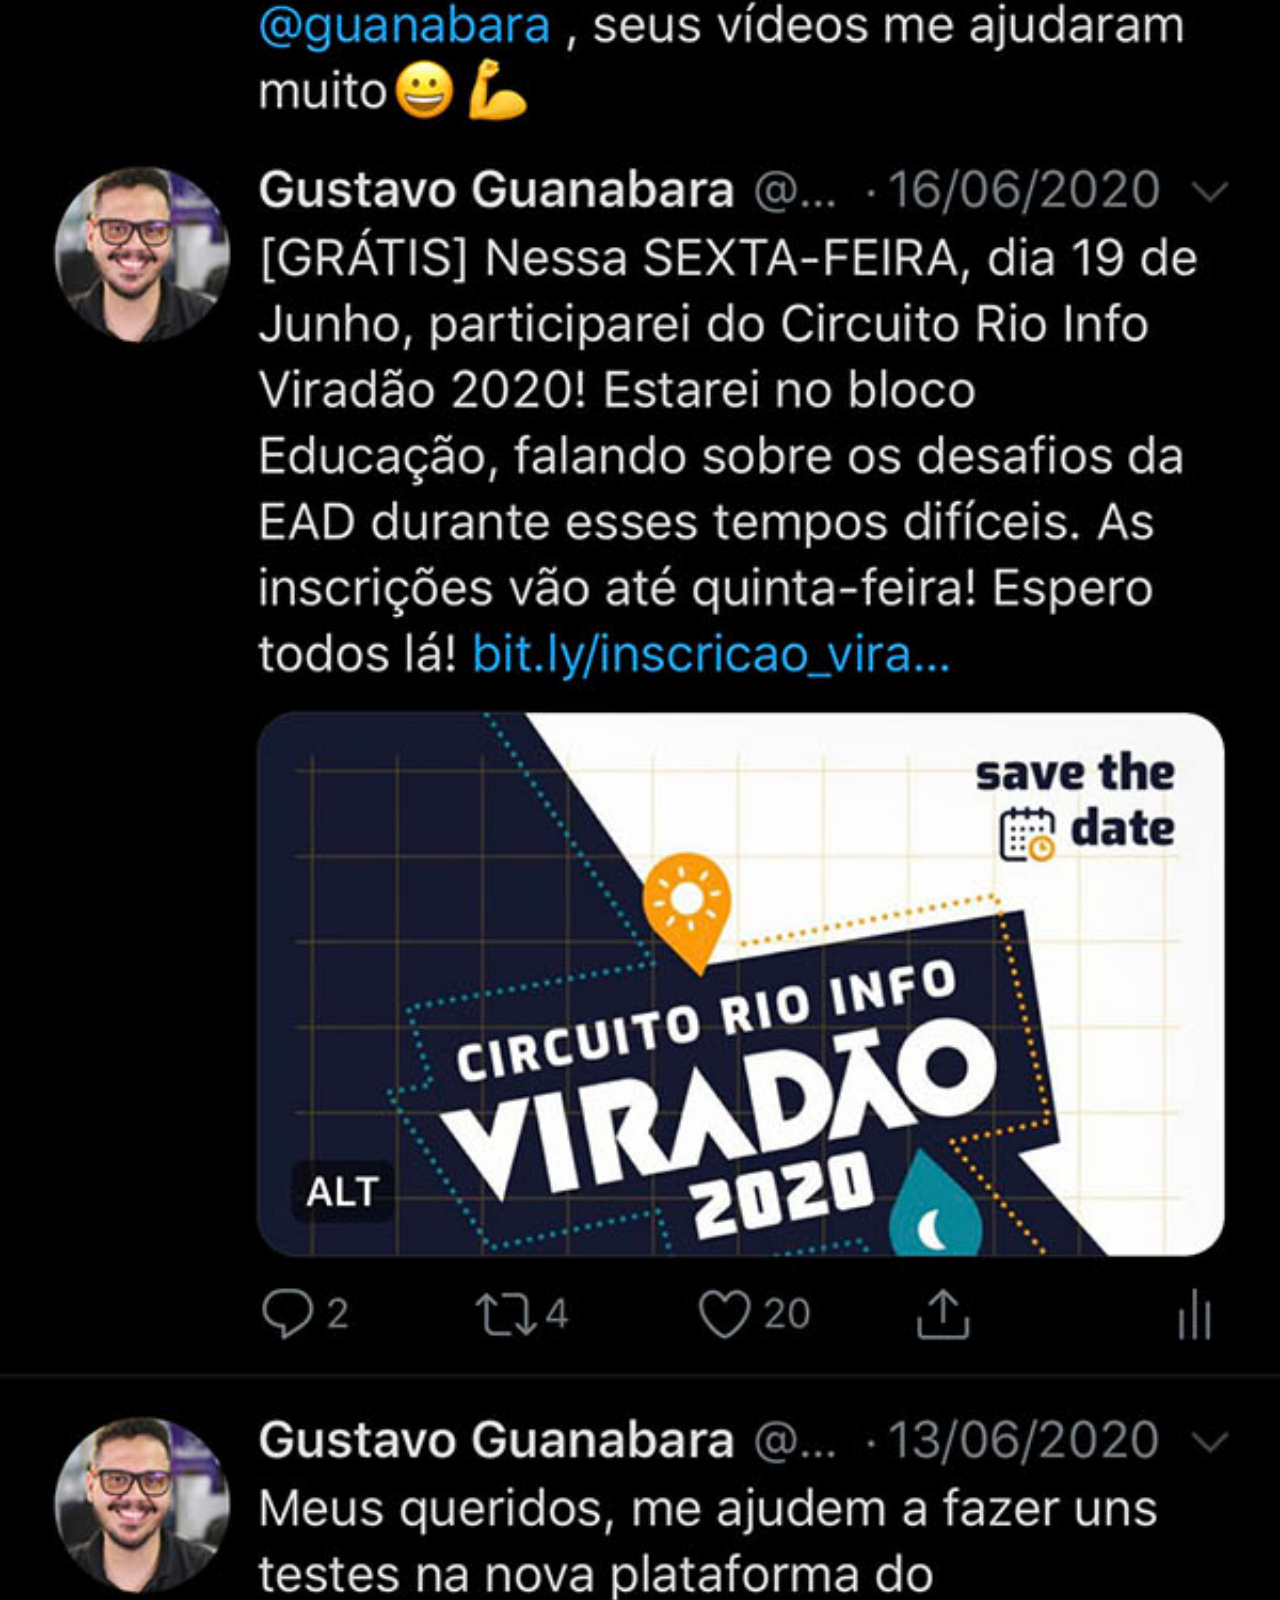
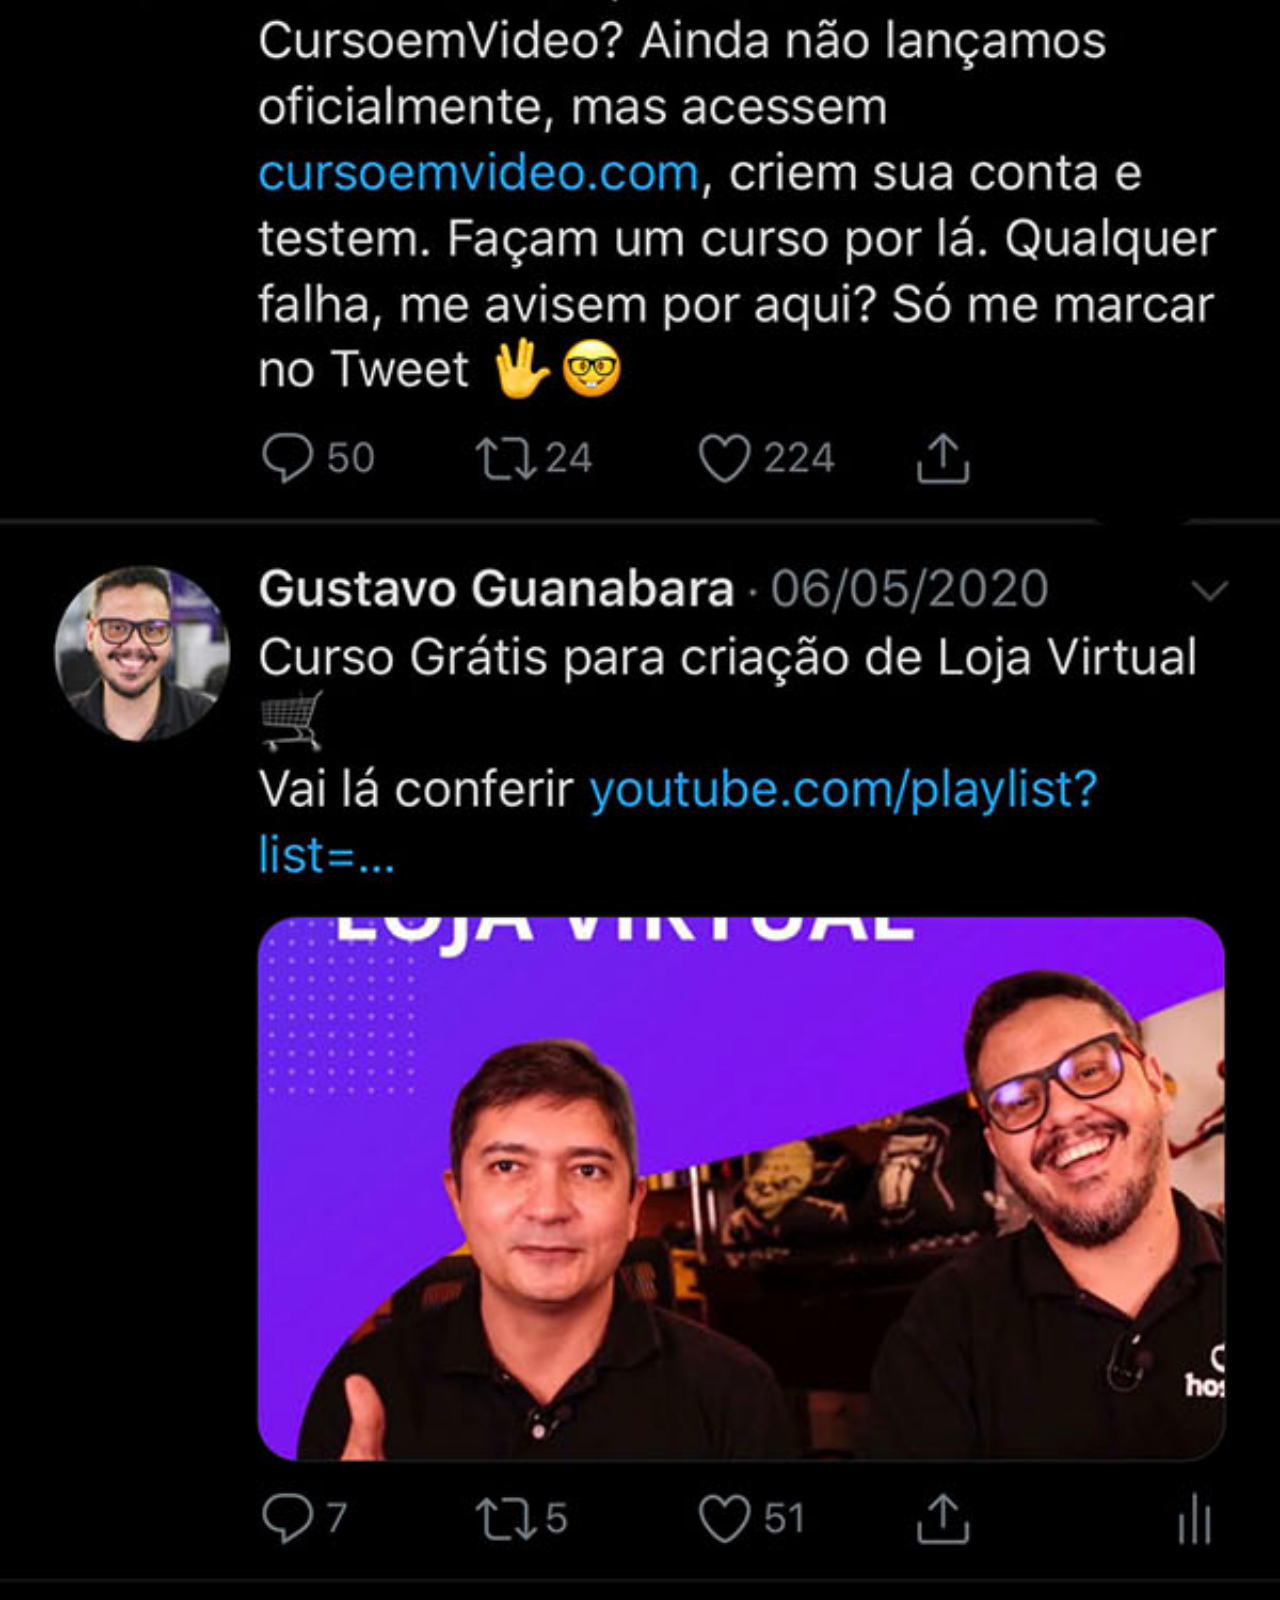
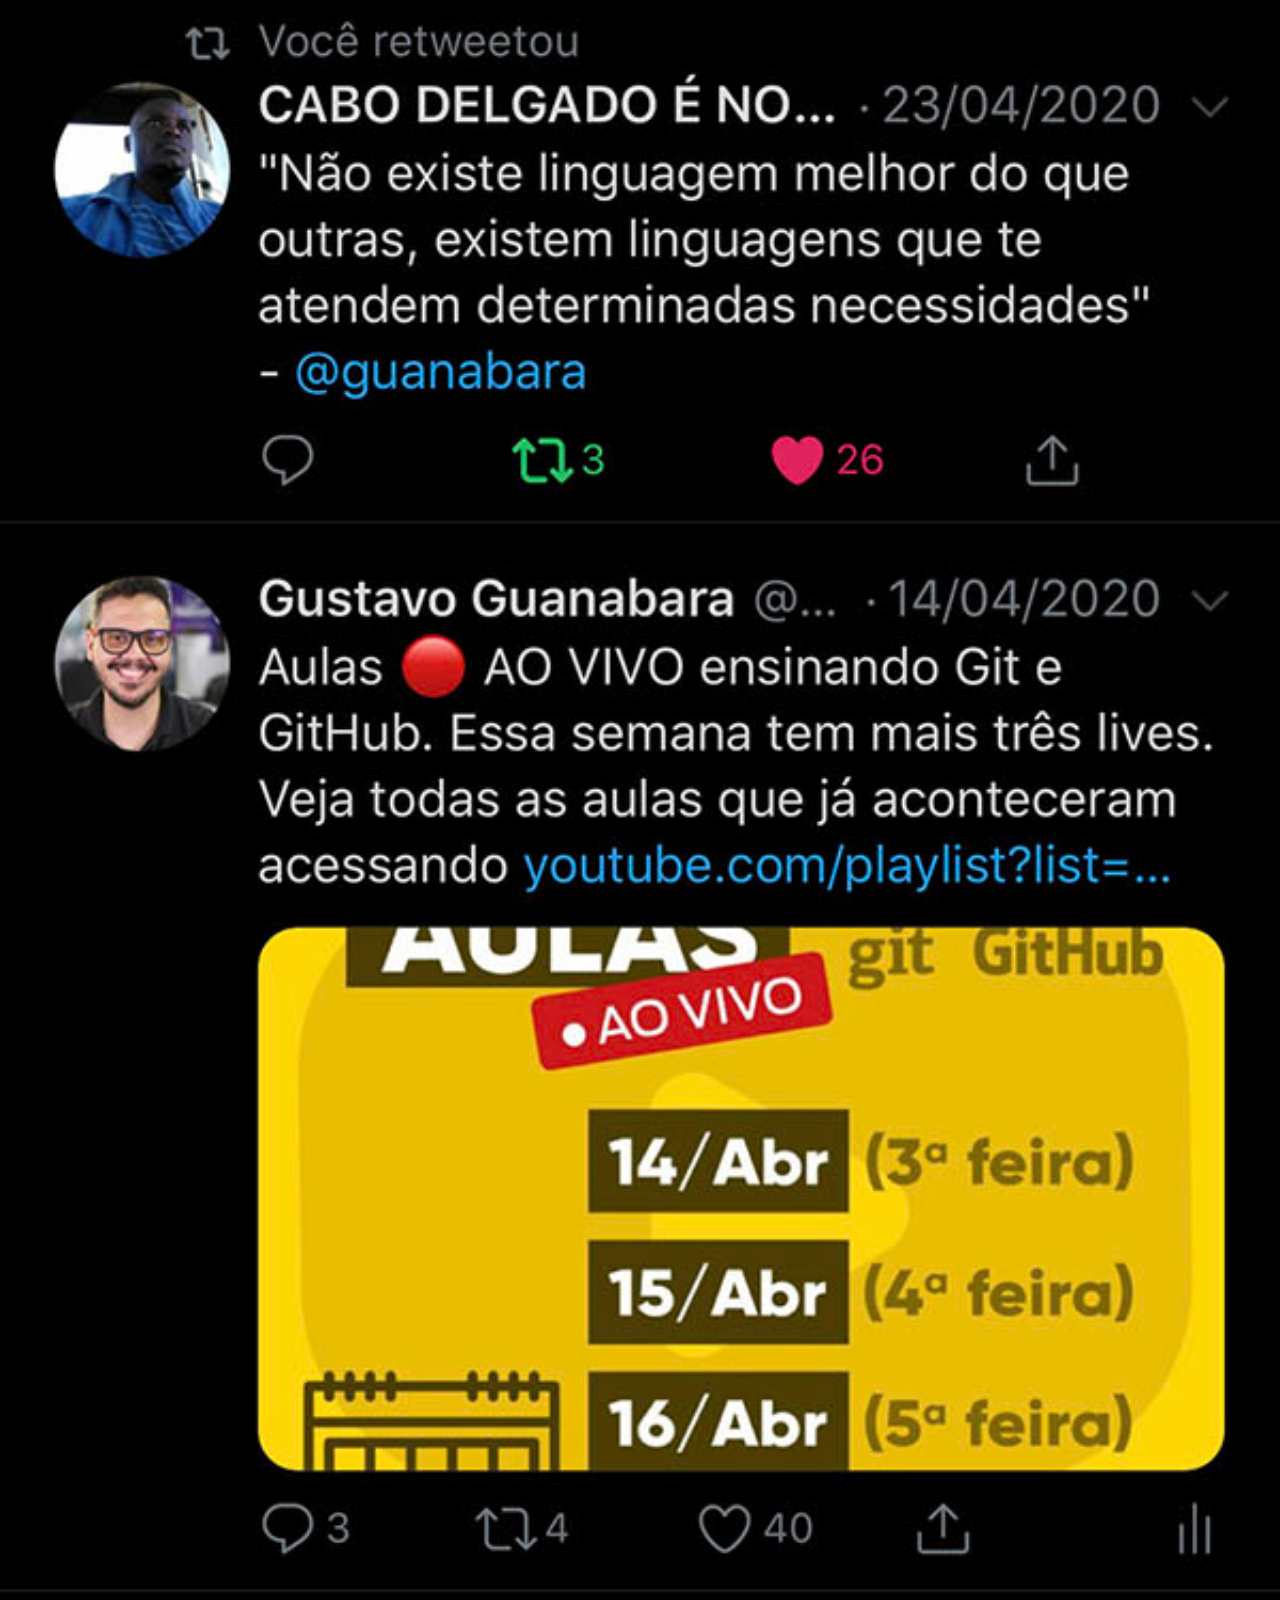
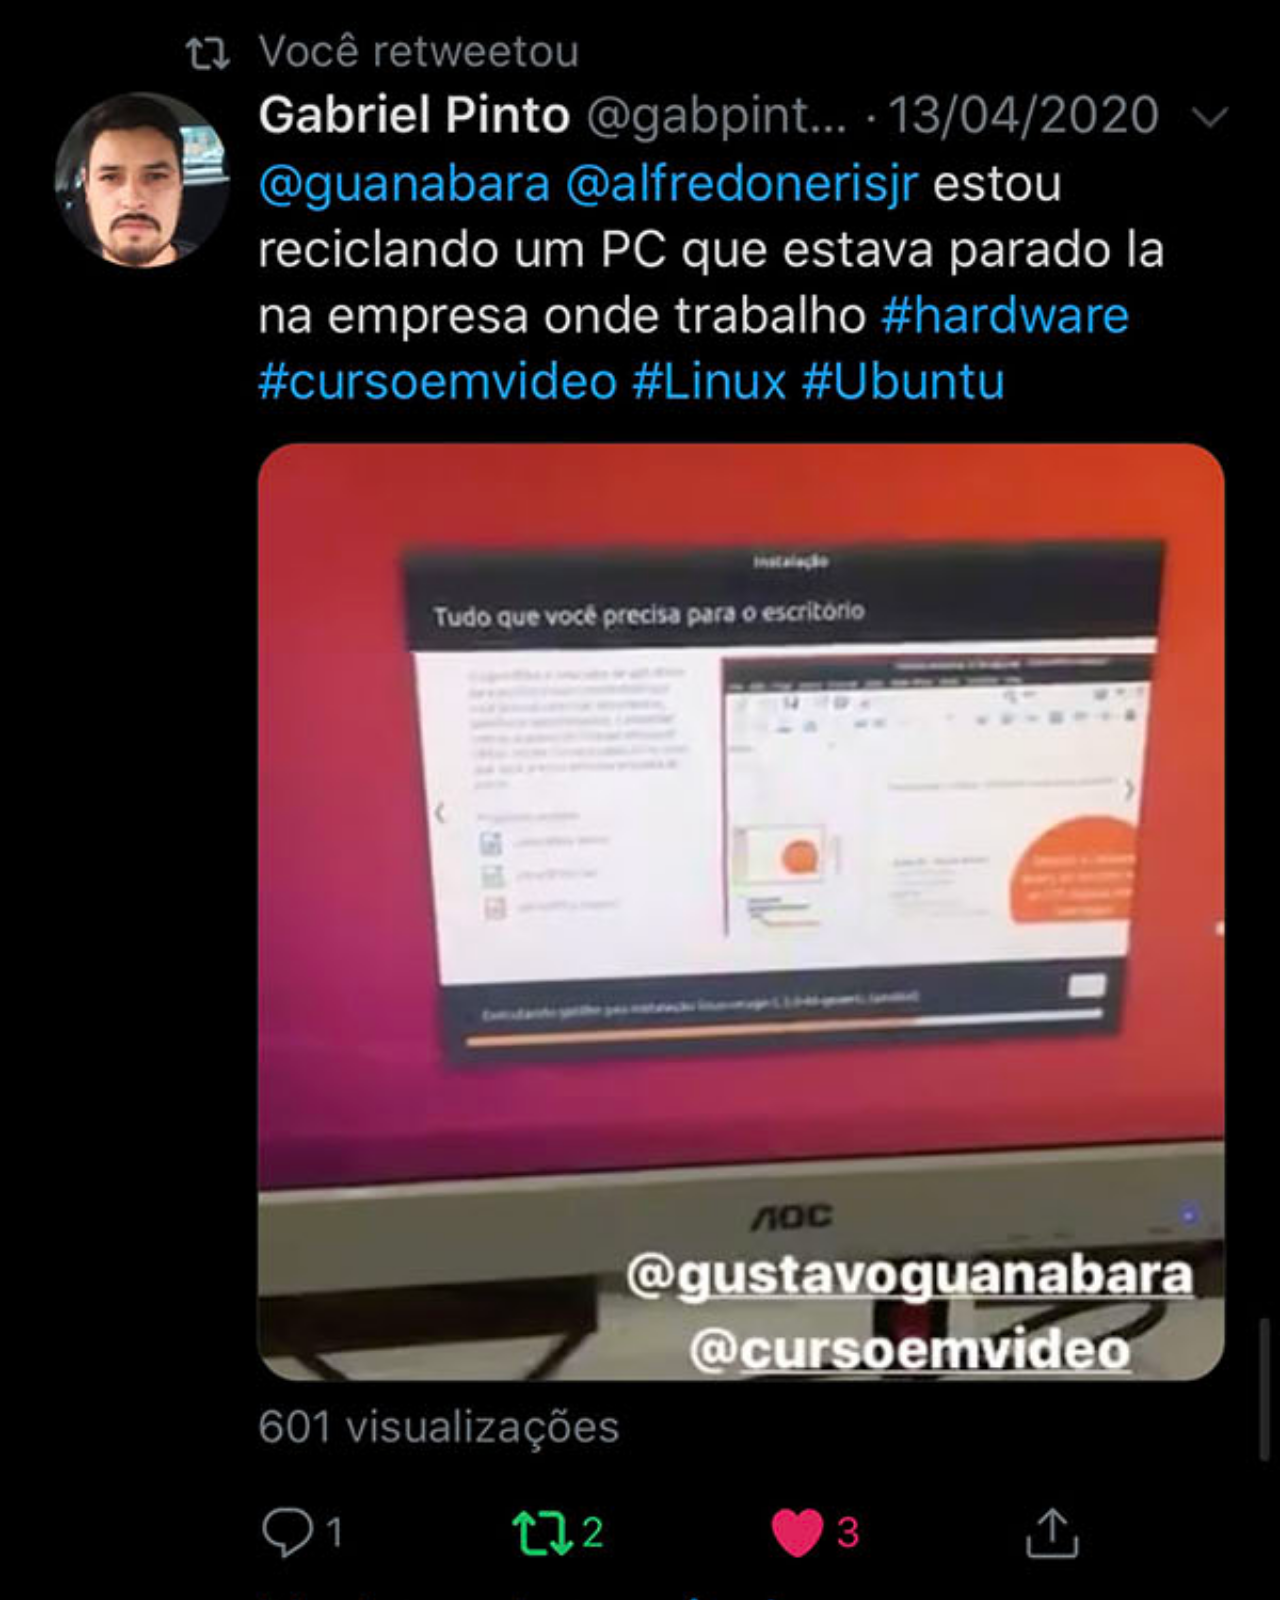
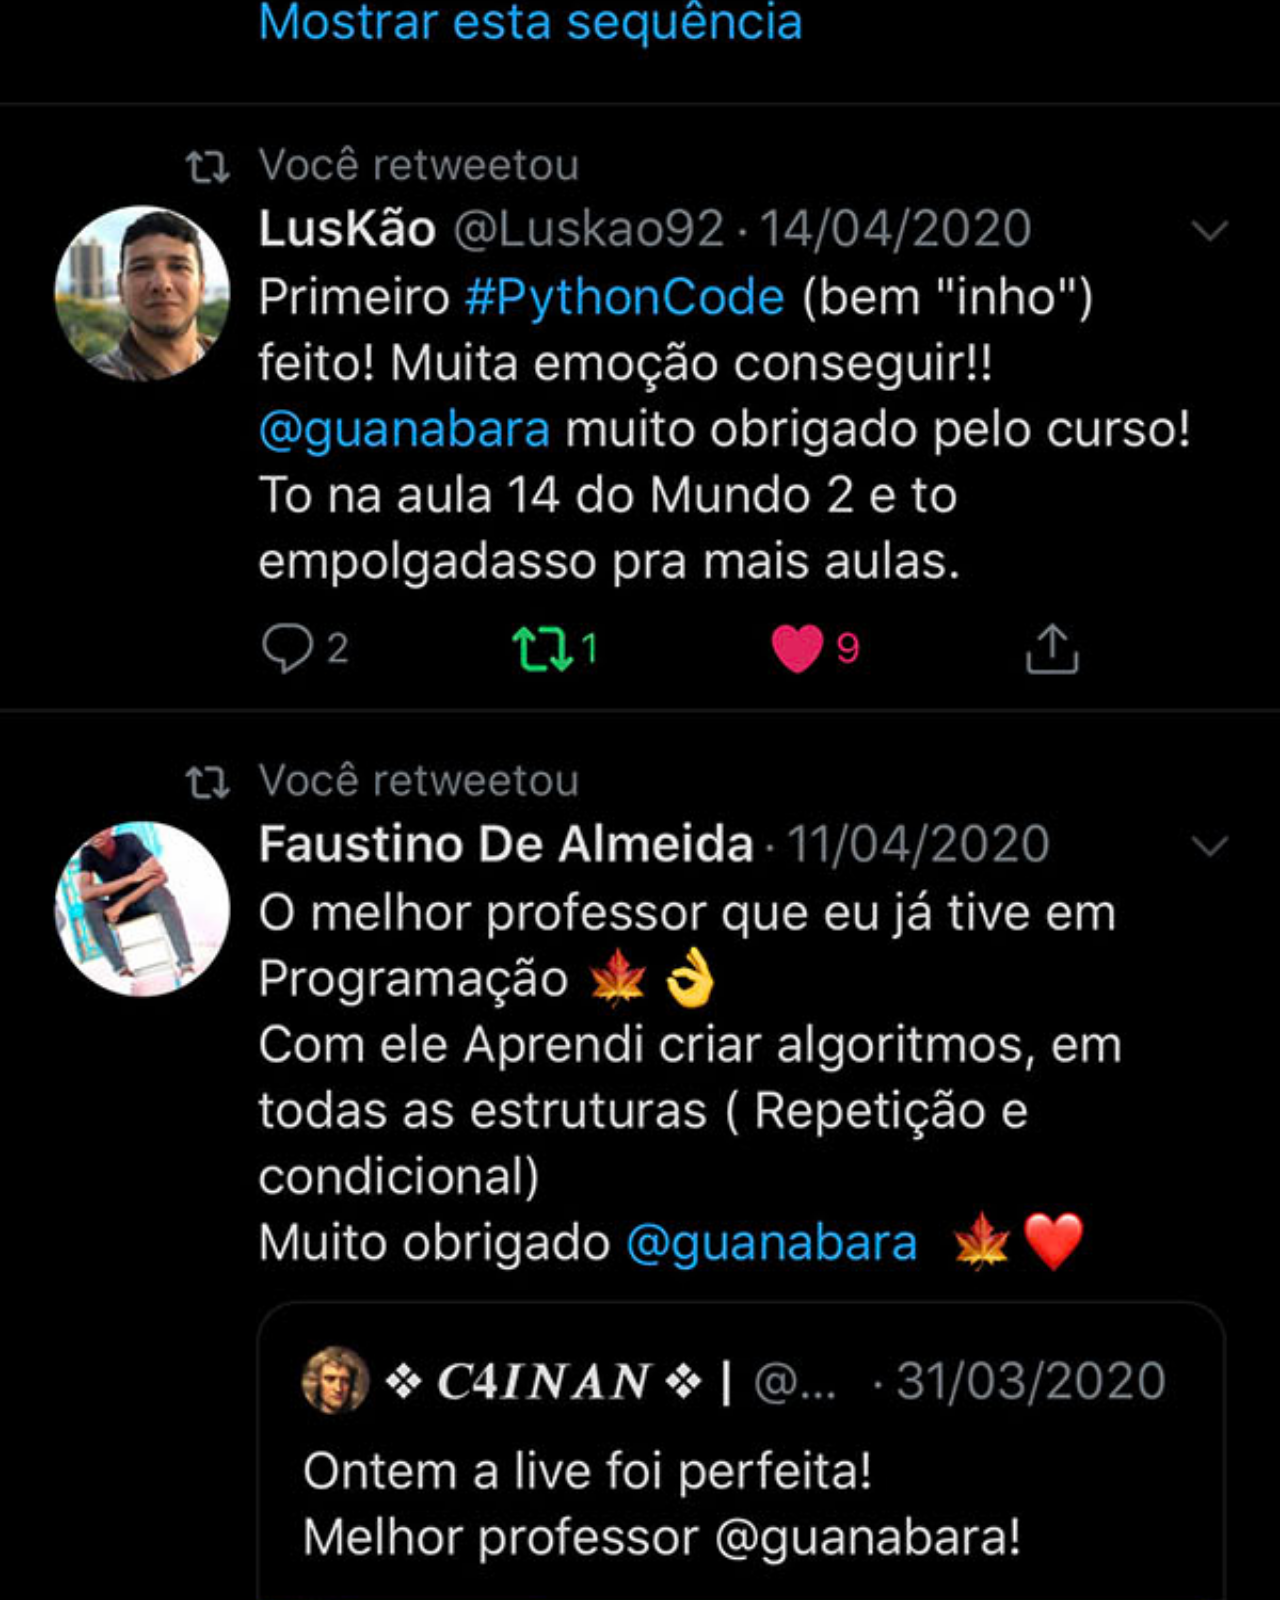
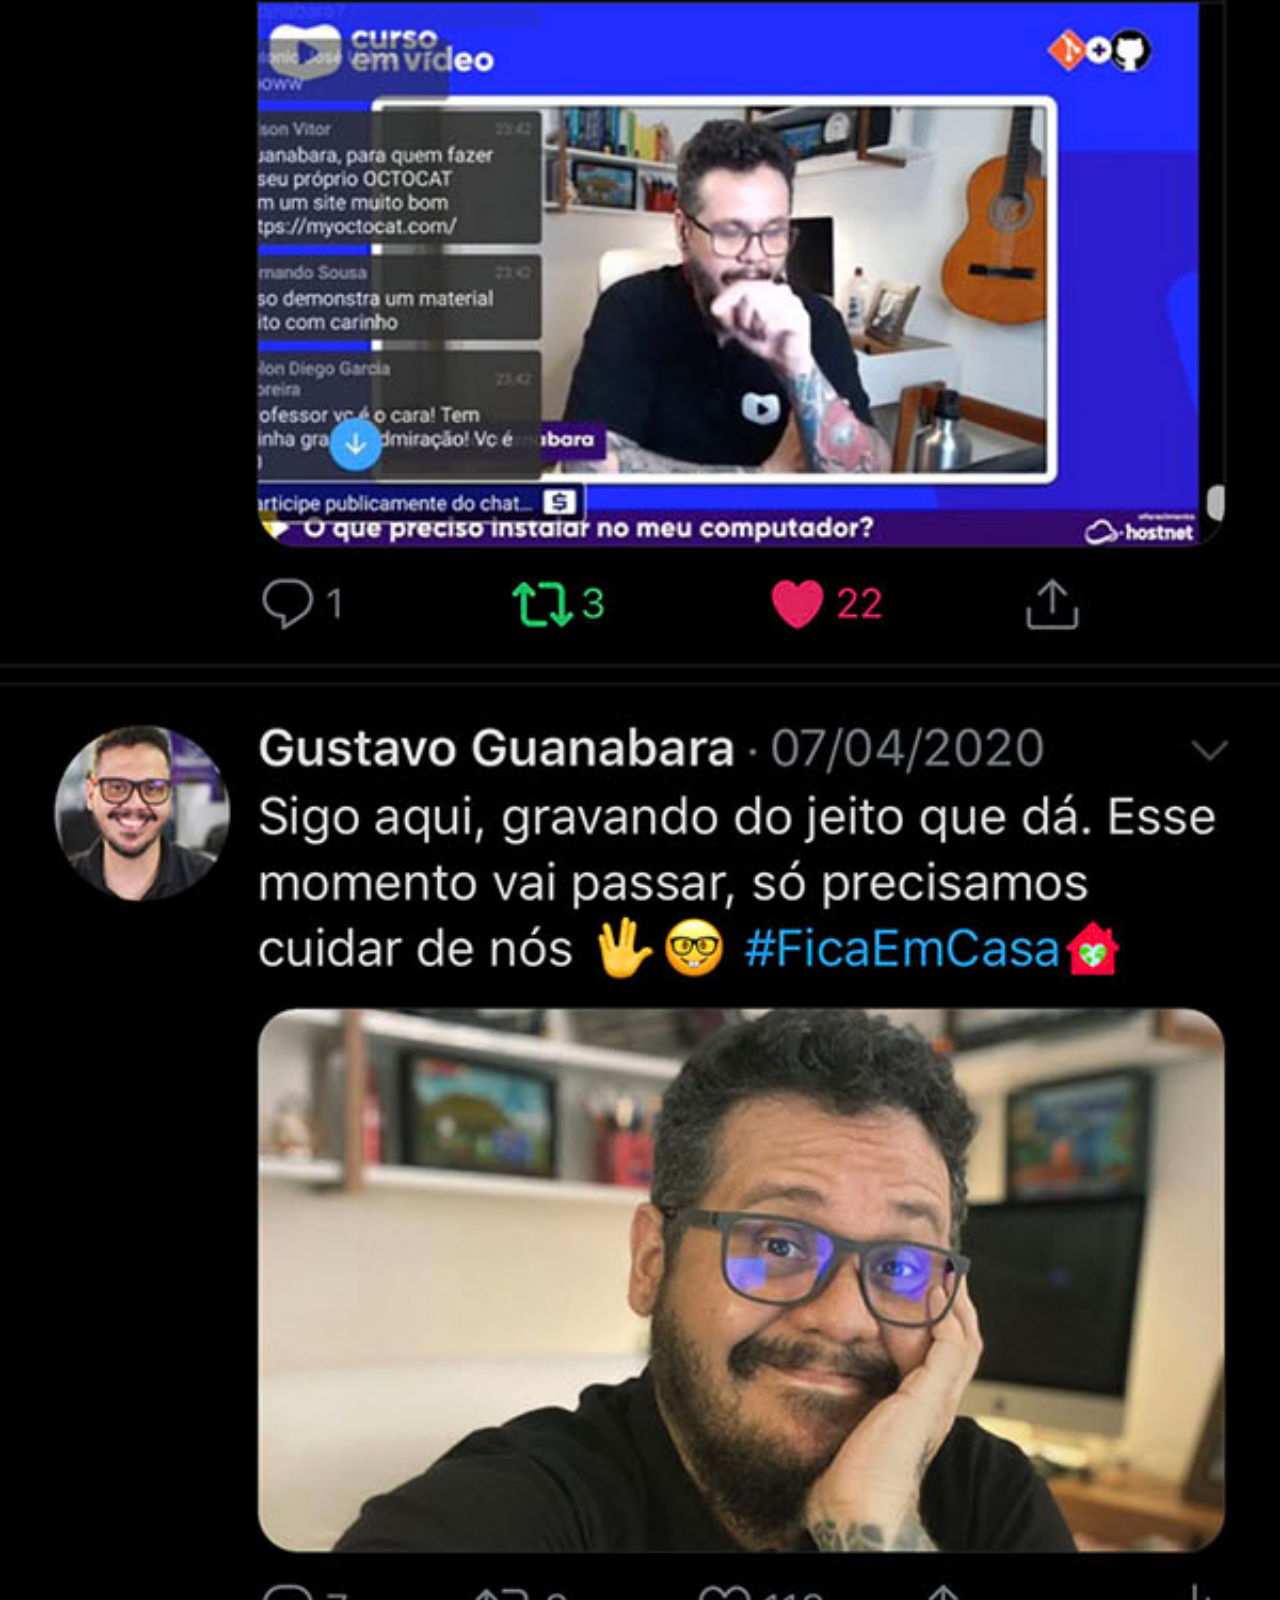
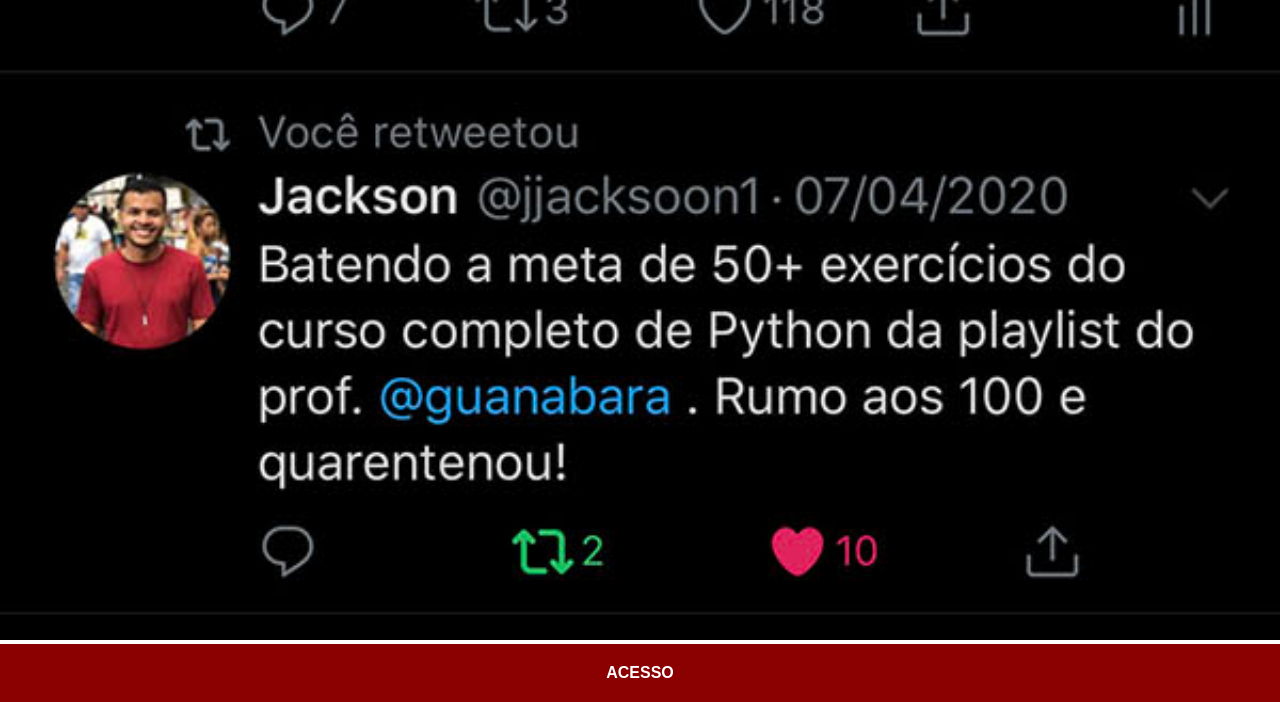
<file: twitter.html>
<!DOCTYPE html>
<html lang="pt-br">
<head>
    <meta charset="UTF-8">
    <meta name="viewport" content="width=device-width, initial-scale=1.0">
    <title>Twitter</title>
    <link rel="stylesheet" href="estilos/social.css">
</head>
<body>
    <img src="pacote-d013/imagens/tela-twitter.jpg" alt="Twitter">
    <a href="https://x.com/guanabara" target="_blank">ACESSO</a>
</body>
</html>
</file>
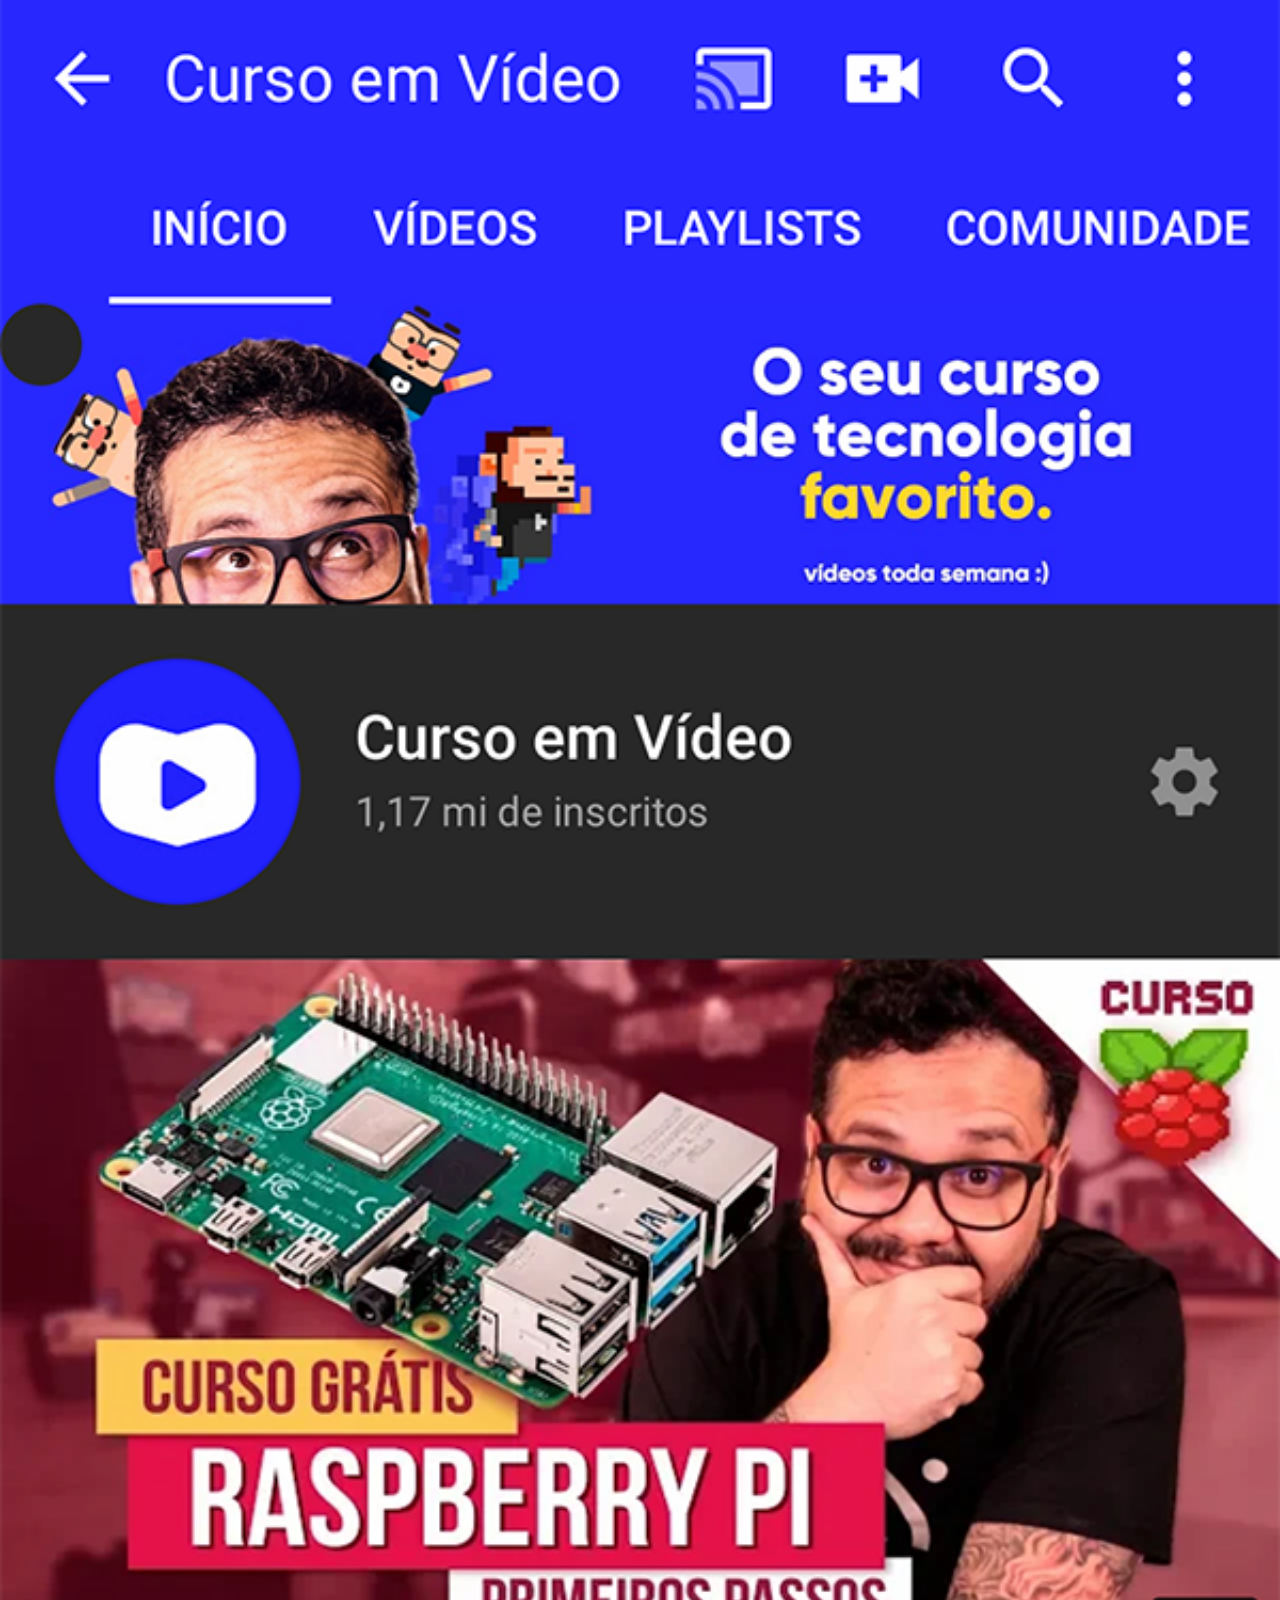
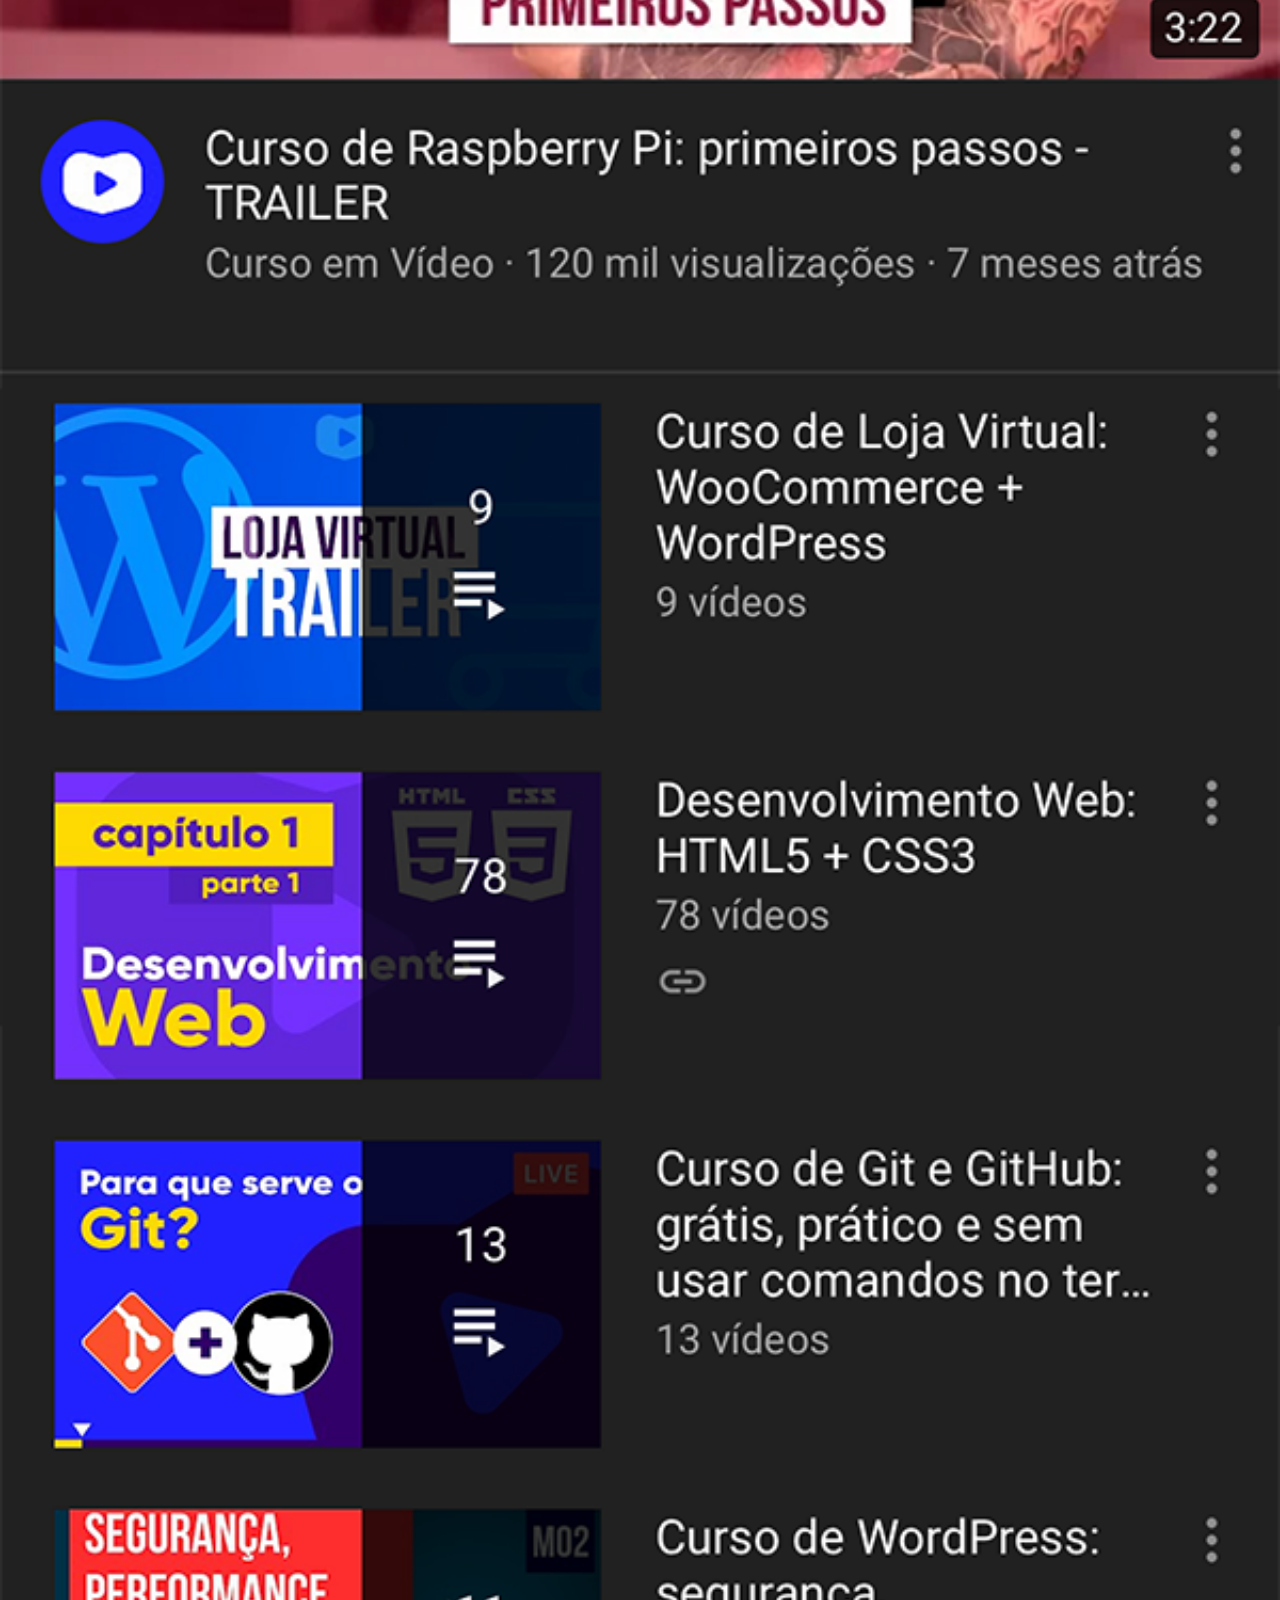
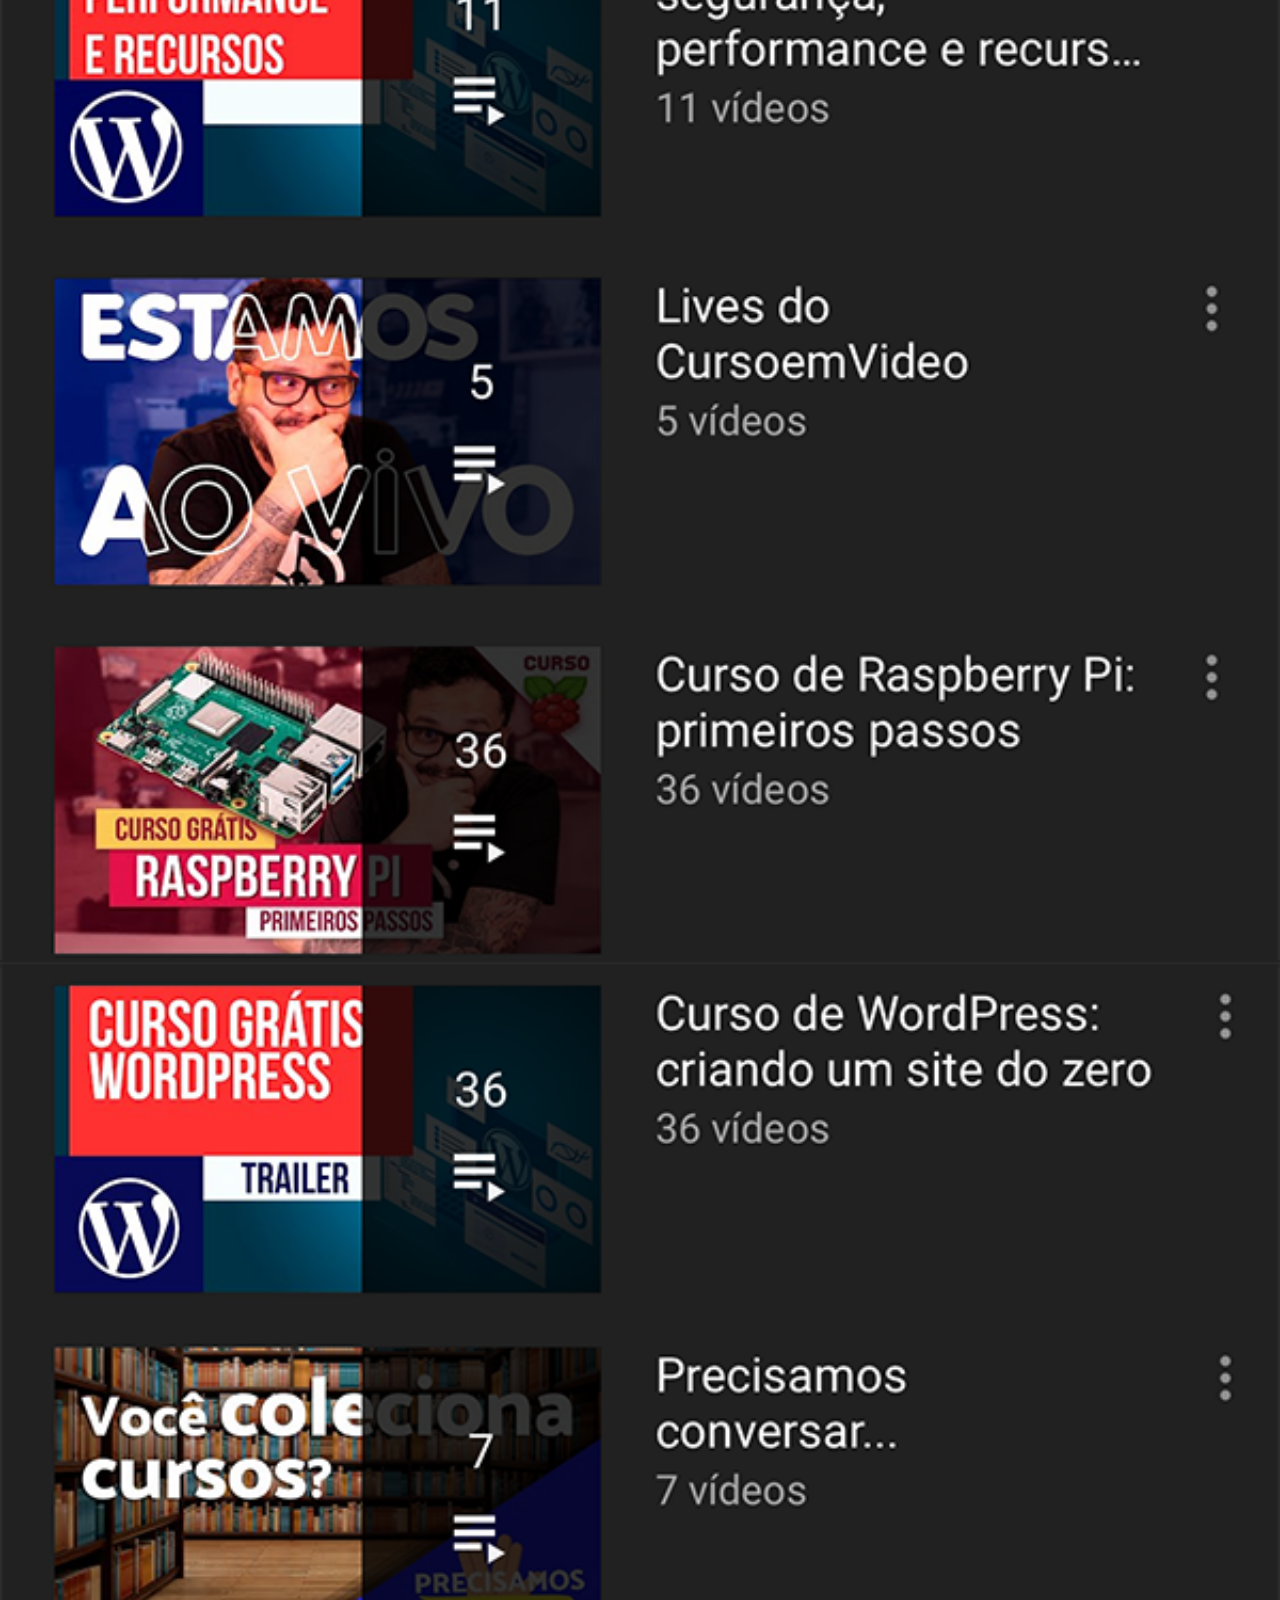
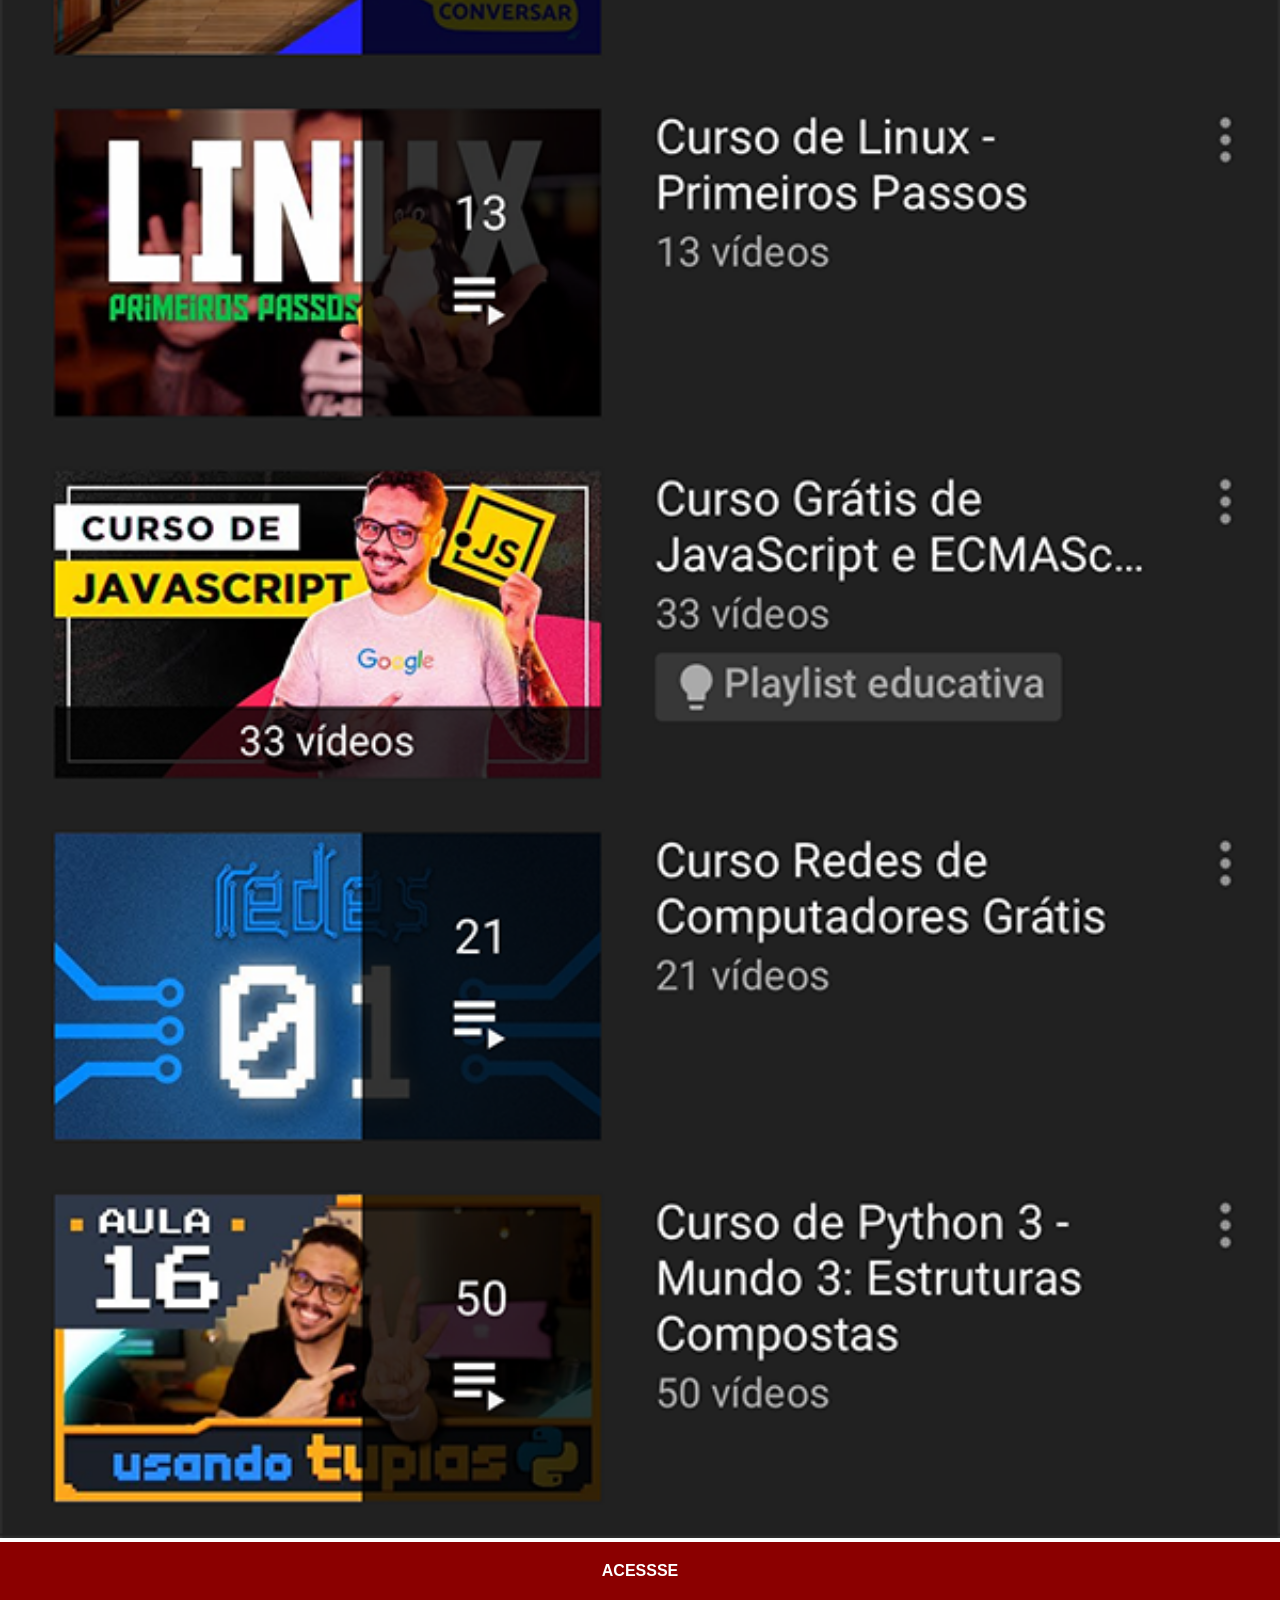
<file: youtube.html>
<!DOCTYPE html>
<html lang="pt-br">
<head>
    <meta charset="UTF-8">
    <meta name="viewport" content="width=device-width, initial-scale=1.0">
    <title>YouTube</title>
    <link rel="stylesheet" href="estilos/social.css">
</head>
<body>
    <img src="pacote-d013/imagens/tela-youtube.png" alt="YouTube">
    <a href="https://www.youtube.com/@cursoemvideo/playlists" target="_blank">ACESSSE</a>
</body>
</html>
</file>
<file: estilos/style.css>
@charset "UTF-8";

* {
    margin: 0px;
    padding: 0px;
    font-family: Arial, Helvetica, sans-serif;
}

html, body {
    height: 100vh;
    width: 100vw;
    background-color: black;
}

body {
    background: url('../pacote-d013/imagens/fundo-madeira.jpg') no-repeat top center;
    background-size: cover;
    background-attachment: fixed;
}

main {
    position: relative;
    height: 100vh;
}

section#telefone {
    position: absolute;
    top: 50%;
    left: 50%;
    transform: translate(-50%, -50%);

    height: 627px;
    width: 311px;
    background: url(../pacote-d013/imagens/frame-iphone.png) no-repeat;
}

iframe#tela {
    position: relative;
    top: 80px;
    left: 22px;
    width: 267px;
    height: 471px;
}

section#redes-sociais {
    text-align: right;
}

section#redes-sociais img {
    width: 50px;
    margin: 10px;
    border-radius: 50%;
    box-shadow: 2px 2px 5px rgba(0, 0, 0, 0.400);
    box-sizing: border-box;
}

section#redes-sociais img:hover {
    border: 2px solid rgba(255, 255, 255, 0.600);
    transform: translate(-3px, -3px);
    box-shadow: 5px 5px 10px rgba(0, 0, 0, 0.600);
   transition: transform 0.5s;
}
</file>
<file: estilos/social.css>
@charset "UTF-8";

        * {
            margin: 0px;
            padding: 0px;
            font-family: Arial, Helvetica, sans-serif;
        }

        ::-webkit-scrollbar {
            width: 0px;
            height: 0px;
        }

        img {
            width: 100vw;
        }

        a {
            display: block;
            background-color: darkred;
            color: white;
            padding: 20px;
            text-align: center;
            font-weight: bolder;
            text-decoration: none;
        }

        a:hover {
            background-color: red;
        }
</file>
